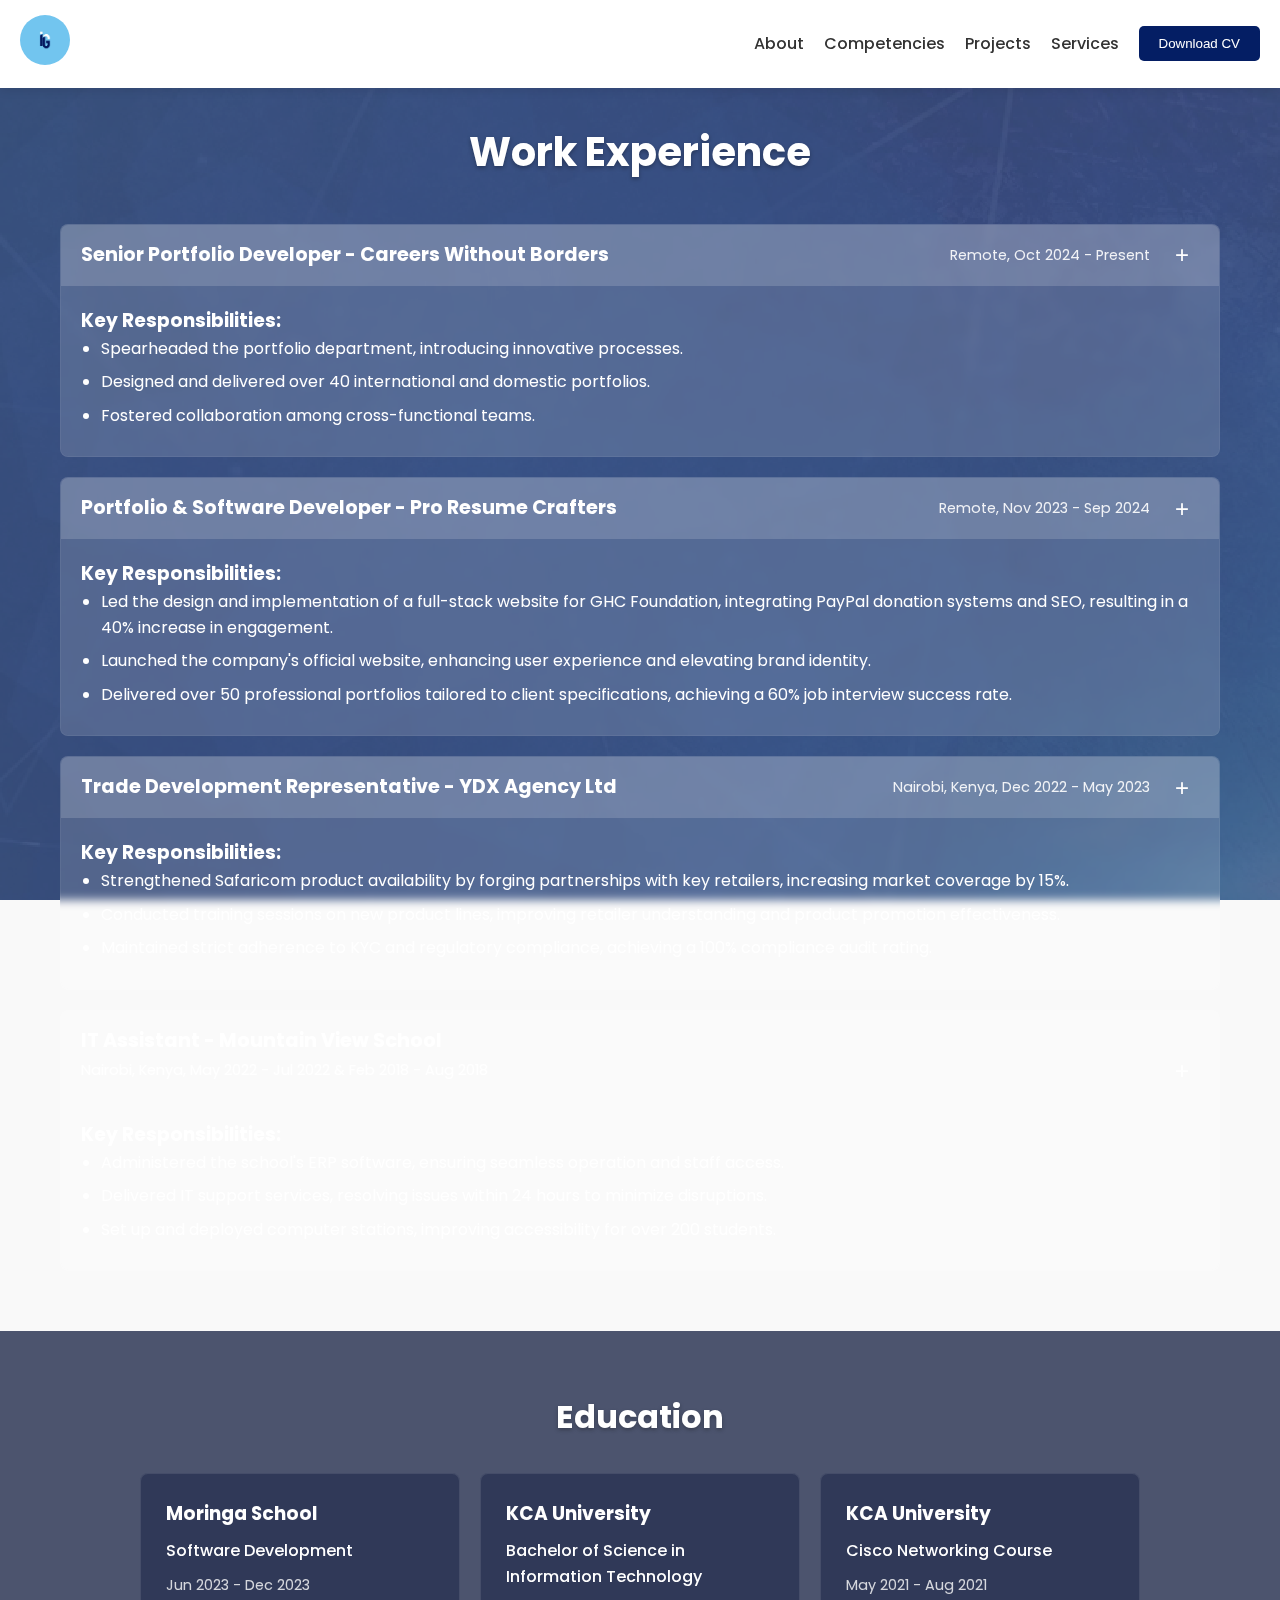
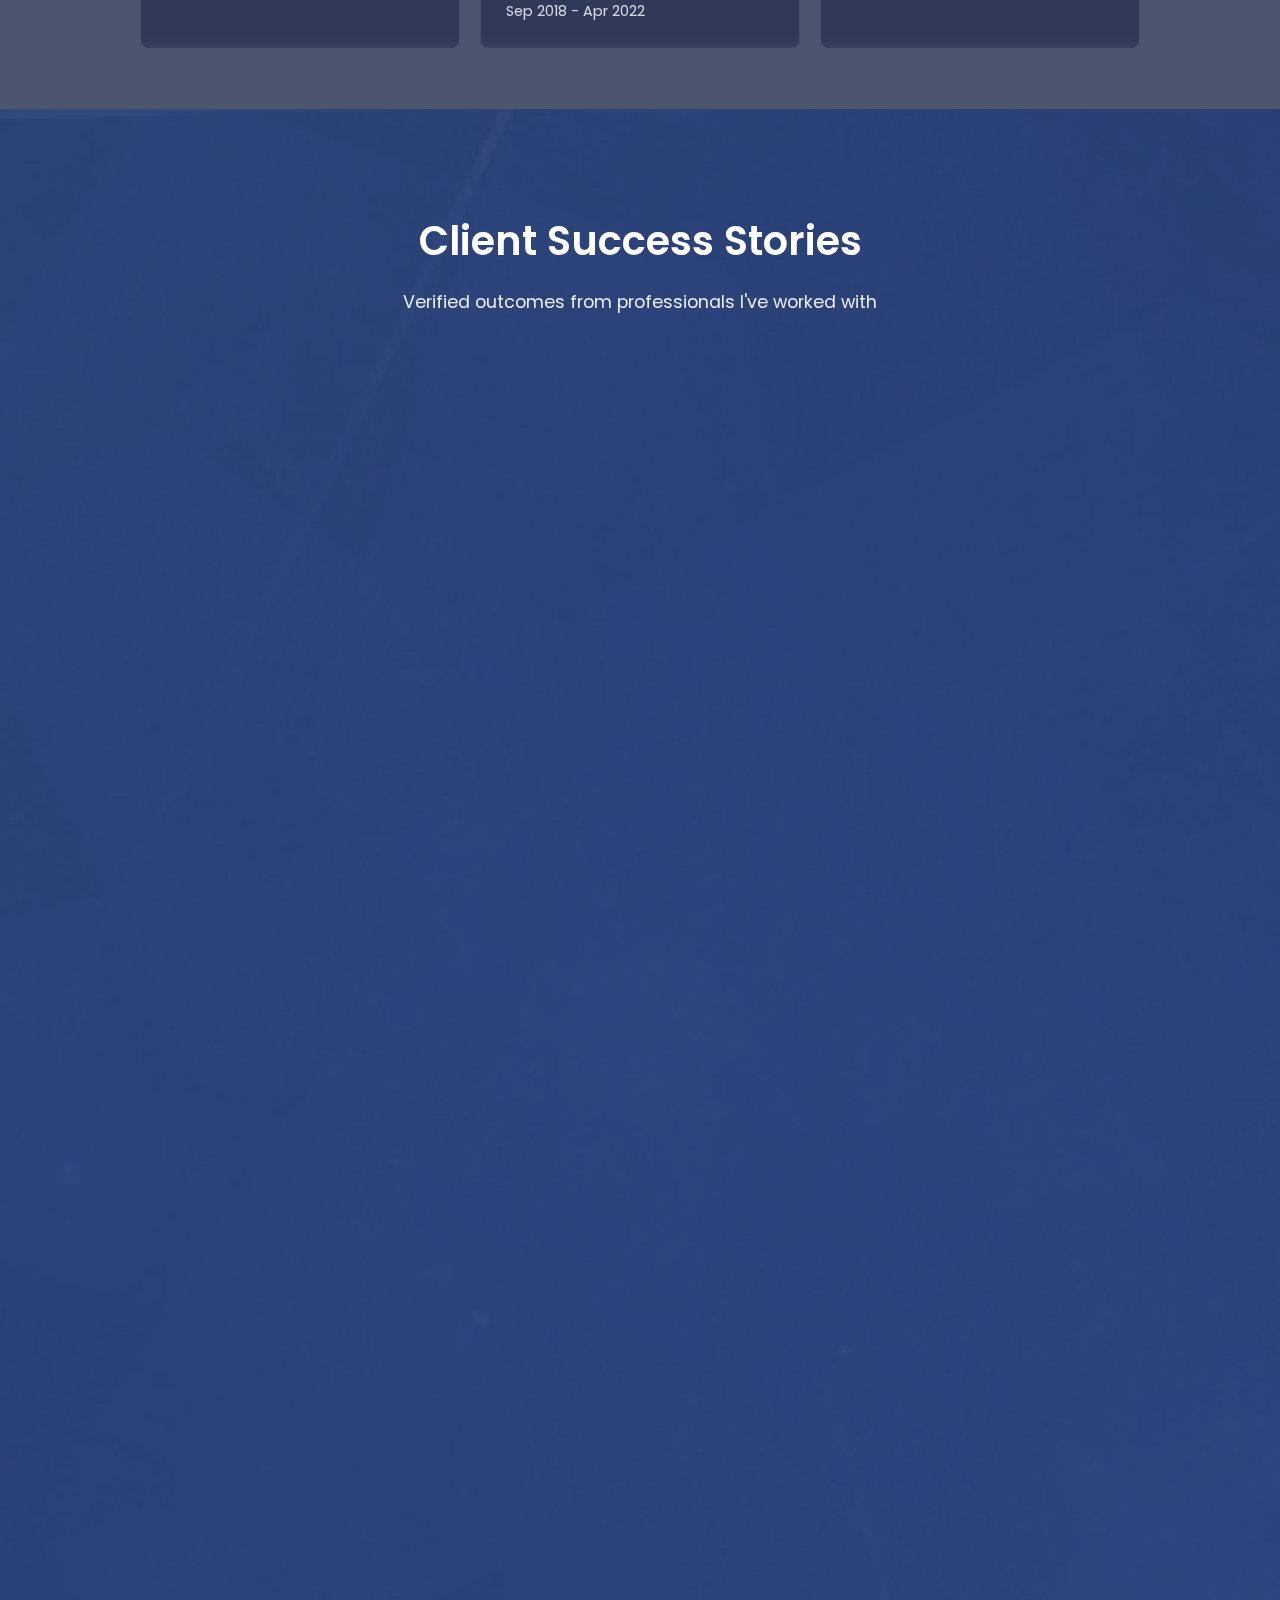
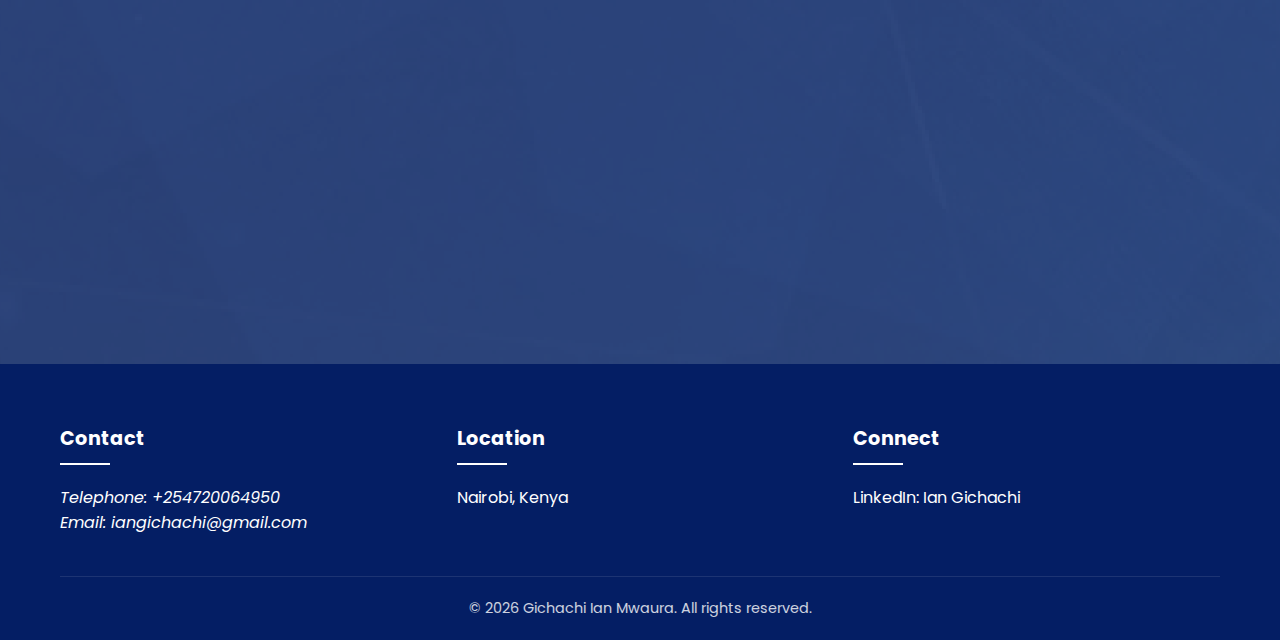
<file: about.html>
<!DOCTYPE html>
<html lang="en">
    <head>
        <meta charset="UTF-8">
        <meta name="viewport" content="width=device-width, initial-scale=1.0">
        <title>About Me | Software Developer Portfolio</title>
        <meta name="description" content="Professional background and experience of Ian Gichachi, Full-Stack Developer">
        <link rel="stylesheet" href="style.css">
        <link rel="stylesheet" href="about.css">
        <link rel="preconnect" href="https://fonts.googleapis.com">
        <link rel="preconnect" href="https://fonts.gstatic.com" crossorigin>
        <link href="https://fonts.googleapis.com/css2?family=Poppins:wght@300;400;500;600;700&display=swap" rel="stylesheet">
    </head>
    
<body>
    <!-- Video Background -->
    <video autoplay muted loop id="videoBG" aria-hidden="true">
        <source src="img/About video.mp4" type="video/mp4">
        Your browser does not support the video tag.
    </video>

    <!-- Consistent Header with Index Page -->
    <header aria-label="Main navigation">
        <nav class="navbar">
            <div class="logo">
                <a href="index.html">
                    <img src="img/Logo.jpg" alt="Ian Gichachi Logo" class="logo-img" width="50" height="50">
                </a>
            </div>
            <button class="menu-toggle" id="mobile-menu" aria-label="Toggle navigation menu" aria-expanded="false">
                <span class="bar"></span>
                <span class="bar"></span>
                <span class="bar"></span>
            </button>
            <ul class="nav-links">
                <li><a href="about" aria-current="page">About</a></li>
                <li><a href="competency">Competencies</a></li>
                <li><a href="project">Projects</a></li>
                <li><a href="services">Services</a></li>
                <li><button onclick="location.href='Ian%20Gichachi%20CV.docx%20(1).pdf'" type="button" class="download-btn">Download CV</button></li>
            </ul>
        </nav>
    </header>

    <main>
        <!-- Work Experience Section -->
        <section class="experience">
            <h1>Work Experience</h1>
            
            <!-- Senior Portfolio Developer -->
            <div class="job">
                <div class="job-header">
                    <h2>Senior Portfolio Developer - Careers Without Borders</h2>
                    <span class="job-period">Remote, Oct 2024 - Present</span>
                    <button class="expand-button" onclick="toggleDetails(this)">+</button>
                </div>
                <div class="job-details">
                    <h3>Key Responsibilities:</h3>
                    <ul>
                        <li>Spearheaded the portfolio department, introducing innovative processes.</li>
                        <li>Designed and delivered over 40 international and domestic portfolios.</li>
                        <li>Fostered collaboration among cross-functional teams.</li>
                    </ul>
                    <div class="more-responsibilities">
                        <h3>Additional Responsibilities:</h3>
                        <ul>
                            <li>Achieved high client satisfaction, with multiple clients securing their dream remote jobs and referencing new business opportunities, increasing service demand by 25%.</li>
                            <li>Enhanced team productivity by implementing workflow optimization strategies, leading to a 20% reduction in turnaround time for portfolio completion.</li>
                        </ul>
                    </div>
                </div>
            </div>
            
            <!-- Portfolio & Software Developer -->
            <div class="job">
                <div class="job-header">
                    <h2>Portfolio & Software Developer - Pro Resume Crafters</h2>
                    <span class="job-period">Remote, Nov 2023 - Sep 2024</span>
                    <button class="expand-button" onclick="toggleDetails(this)">+</button>
                </div>
                <div class="job-details">
                    <h3>Key Responsibilities:</h3>
                    <ul>
                        <li>Led the design and implementation of a full-stack website for GHC Foundation, integrating PayPal donation systems and SEO, resulting in a 40% increase in engagement.</li>
                        <li>Launched the company's official website, enhancing user experience and elevating brand identity.</li>
                        <li>Delivered over 50 professional portfolios tailored to client specifications, achieving a 60% job interview success rate.</li>
                    </ul>
                    <div class="more-responsibilities">
                        <h3>Additional Responsibilities:</h3>
                        <ul>
                            <li>Updated and secured websites to optimize performance and ensure data integrity, reducing downtime by 25%.</li>
                            <li>Conducted virtual consultations to identify client needs and transform them into actionable development plans.</li>
                        </ul>
                    </div>
                </div>
            </div>
            
            <!-- Trade Development Representative -->
            <div class="job">
                <div class="job-header">
                    <h2>Trade Development Representative - YDX Agency Ltd</h2>
                    <span class="job-period">Nairobi, Kenya, Dec 2022 - May 2023</span>
                    <button class="expand-button" onclick="toggleDetails(this)">+</button>
                </div>
                <div class="job-details">
                    <h3>Key Responsibilities:</h3>
                    <ul>
                        <li>Strengthened Safaricom product availability by forging partnerships with key retailers, increasing market coverage by 15%.</li>
                        <li>Conducted training sessions on new product lines, improving retailer understanding and product promotion effectiveness.</li>
                        <li>Maintained strict adherence to KYC and regulatory compliance, achieving a 100% compliance audit rating.</li>
                    </ul>
                    <div class="more-responsibilities">
                        <h3>Additional Responsibilities:</h3>
                        <ul>
                            <li>Provided technical and operational support to enhance retailer efficiency and reduce downtime.</li>
                            <li>Executed strategic marketing initiatives, boosting visibility and engagement in high-value trade zones.</li>
                        </ul>
                    </div>
                </div>
            </div>
            
            <!-- IT Assistant -->
            <div class="job">
                <div class="job-header">
                    <h2>IT Assistant - Mountain View School</h2>
                    <span class="job-period">Nairobi, Kenya, May 2022 - Jul 2022 & Feb 2018 - Aug 2018</span>
                    <button class="expand-button" onclick="toggleDetails(this)">+</button>
                </div>
                <div class="job-details">
                    <h3>Key Responsibilities:</h3>
                    <ul>
                        <li>Administered the school's ERP software, ensuring seamless operation and staff access.</li>
                        <li>Delivered IT support services, resolving issues within 24 hours to minimize disruptions.</li>
                        <li>Set up and deployed computer stations, improving accessibility for over 200 students.</li>
                    </ul>
                    <div class="more-responsibilities">
                        <h3>Additional Responsibilities:</h3>
                        <ul>
                            <li>Invigilated examinations, maintaining compliance with strict testing standards.</li>
                            <li>Enhanced curriculum development by integrating digital tools into teaching strategies.</li>
                        </ul>
                    </div>
                </div>
            </div>
        </section>

        <!-- Education Section -->
        <section class="education">
            <h2>Education</h2>
            
            <div class="education-grid">
                <div class="education-card">
                    <h3>Moringa School</h3>
                    <p class="degree">Software Development</p>
                    <p class="period">Jun 2023 - Dec 2023</p>
                </div>
                
                <div class="education-card">
                    <h3>KCA University</h3>
                    <p class="degree">Bachelor of Science in Information Technology</p>
                    <p class="period">Sep 2018 - Apr 2022</p>
                </div>
                
                <div class="education-card">
                    <h3>KCA University</h3>
                    <p class="degree">Cisco Networking Course</p>
                    <p class="period">May 2021 - Aug 2021</p>
                </div>
            </div>
        </section>
    </main>

    <!-- Full Testimonials Section -->
    <section id="testimonials" class="full-testimonials">
        <video autoplay muted loop id="testimonials-video" aria-hidden="true">
            <source src="img/About video.mp4" type="video/mp4">
        </video>
        <div class="container">
            <div class="section-header">
                <h2>Client Success Stories</h2>
                <p class="section-subtitle">Verified outcomes from professionals I've worked with</p>
            </div>
            
            <div class="testimonial-grid">
                <!-- LinkedIn Post Testimonial 1 -->
                <div class="testimonial-card linkedin-card">
                    <div class="testimonial-screenshot">
                        <img src="img/Testimonials 2.jpg" alt="LinkedIn testimonial screenshot">
                        <a href="https://www.linkedin.com/feed/update/urn:li:activity:7308381845509820416/" 
                        target="_blank" 
                        rel="noopener noreferrer"
                        class="verify-badge">
                            <svg xmlns="http://www.w3.org/2000/svg" viewBox="0 0 24 24" fill="#0a66c2">
                                <path d="M19 3H5c-1.1 0-2 .9-2 2v14c0 1.1.9 2 2 2h14c1.1 0 2-.9 2-2V5c0-1.1-.9-2-2-2zM8 19H5V8h3v11zM19 19h-3v-5.5c0-.8-.7-1.5-1.5-1.5S13 12.7 13 13.5V19h-3V8h3v1.5c.5-.8 1.5-1.3 2.5-1.3 1.9 0 3.5 1.6 3.5 3.5V19z"/>
                            </svg>
                            View Post
                        </a>
                    </div>
                </div>
        
                <!-- LinkedIn Post Testimonial 2 -->
                <div class="testimonial-card linkedin-card">
                    <div class="testimonial-screenshot">
                        <img src="img/Testimonials 1.jpg" alt="LinkedIn testimonial screenshot">
                        <a href="https://www.linkedin.com/feed/update/urn:li:activity:7186242043831033856/" 
                        target="_blank" 
                        rel="noopener noreferrer"
                        class="verify-badge">
                            <svg xmlns="http://www.w3.org/2000/svg" viewBox="0 0 24 24" fill="#0a66c2">
                                <path d="M19 3H5c-1.1 0-2 .9-2 2v14c0 1.1.9 2 2 2h14c1.1 0 2-.9 2-2V5c0-1.1-.9-2-2-2zM8 19H5V8h3v11zM19 19h-3v-5.5c0-.8-.7-1.5-1.5-1.5S13 12.7 13 13.5V19h-3V8h3v1.5c.5-.8 1.5-1.3 2.5-1.3 1.9 0 3.5 1.6 3.5 3.5V19z"/>
                            </svg>
                            View Post
                        </a>
                    </div>
                </div>

                <!-- LinkedIn Post Testimonial 3 -->
                <div class="testimonial-card linkedin-card">
                    <div class="testimonial-screenshot">
                        <img src="img/Testimonials 3.jpg" alt="LinkedIn testimonial screenshot">
                        <a href="https://www.linkedin.com/posts/brian-mwithi-resume-expert_testimonial-remote-workfromanywhere-activity-7310556158153441280-_uDp?utm_source=share&utm_medium=member_desktop&rcm=ACoAADvB5bgBZT98TagDLkumj_5FKa-V7jAFIiA" 
                        target="_blank" 
                        rel="noopener noreferrer"
                        class="verify-badge">
                            <svg xmlns="http://www.w3.org/2000/svg" viewBox="0 0 24 24" fill="#0a66c2">
                                <path d="M19 3H5c-1.1 0-2 .9-2 2v14c0 1.1.9 2 2 2h14c1.1 0 2-.9 2-2V5c0-1.1-.9-2-2-2zM8 19H5V8h3v11zM19 19h-3v-5.5c0-.8-.7-1.5-1.5-1.5S13 12.7 13 13.5V19h-3V8h3v1.5c.5-.8 1.5-1.3 2.5-1.3 1.9 0 3.5 1.6 3.5 3.5V19z"/>
                            </svg>
                            View Post
                        </a>
                    </div>
                </div>

                <!-- LinkedIn Post Testimonial 4 -->
                <div class="testimonial-card linkedin-card">
                    <div class="testimonial-screenshot">
                        <img src="img/Testimonials 4.jpg" alt="LinkedIn testimonial screenshot">
                        <a href="https://www.linkedin.com/posts/brian-mwithi-resume-expert_she-was-earning-1000-a-month-as-a-marketing-activity-7308019485758676993-H2-z?utm_source=share&utm_medium=member_desktop&rcm=ACoAADvB5bgBZT98TagDLkumj_5FKa-V7jAFIiA" 
                        target="_blank" 
                        rel="noopener noreferrer"
                        class="verify-badge">
                            <svg xmlns="http://www.w3.org/2000/svg" viewBox="0 0 24 24" fill="#0a66c2">
                                <path d="M19 3H5c-1.1 0-2 .9-2 2v14c0 1.1.9 2 2 2h14c1.1 0 2-.9 2-2V5c0-1.1-.9-2-2-2zM8 19H5V8h3v11zM19 19h-3v-5.5c0-.8-.7-1.5-1.5-1.5S13 12.7 13 13.5V19h-3V8h3v1.5c.5-.8 1.5-1.3 2.5-1.3 1.9 0 3.5 1.6 3.5 3.5V19z"/>
                            </svg>
                            View Post
                        </a>
                    </div>
                </div>

                <!-- LinkedIn Post Testimonial 5 -->
                <div class="testimonial-card linkedin-card">
                    <div class="testimonial-screenshot">
                        <img src="img/Testimonials 5.jpg" alt="LinkedIn testimonial screenshot">
                        <a href="https://www.linkedin.com/posts/brian-mwithi-resume-expert_landing-a-remote-job-isnt-luckits-strategy-activity-7303670752497573888-aDdr?utm_source=share&utm_medium=member_desktop&rcm=ACoAADvB5bgBZT98TagDLkumj_5FKa-V7jAFIiA" 
                        target="_blank" 
                        rel="noopener noreferrer"
                        class="verify-badge">
                            <svg xmlns="http://www.w3.org/2000/svg" viewBox="0 0 24 24" fill="#0a66c2">
                                <path d="M19 3H5c-1.1 0-2 .9-2 2v14c0 1.1.9 2 2 2h14c1.1 0 2-.9 2-2V5c0-1.1-.9-2-2-2zM8 19H5V8h3v11zM19 19h-3v-5.5c0-.8-.7-1.5-1.5-1.5S13 12.7 13 13.5V19h-3V8h3v1.5c.5-.8 1.5-1.3 2.5-1.3 1.9 0 3.5 1.6 3.5 3.5V19z"/>
                            </svg>
                            View Post
                        </a>
                    </div>
                </div>

                <!-- LinkedIn Post Testimonial 6 -->
                <div class="testimonial-card linkedin-card">
                    <div class="testimonial-screenshot">
                        <img src="img/Testimonials 6.jpg" alt="LinkedIn testimonial screenshot">
                        <a href="https://www.linkedin.com/posts/brian-mwithi-resume-expert_remote-workfromanywhere-remotwork-activity-7298597374162014209-YuO3?utm_source=share&utm_medium=member_desktop&rcm=ACoAADvB5bgBZT98TagDLkumj_5FKa-V7jAFIiA" 
                        target="_blank" 
                        rel="noopener noreferrer"
                        class="verify-badge">
                            <svg xmlns="http://www.w3.org/2000/svg" viewBox="0 0 24 24" fill="#0a66c2">
                                <path d="M19 3H5c-1.1 0-2 .9-2 2v14c0 1.1.9 2 2 2h14c1.1 0 2-.9 2-2V5c0-1.1-.9-2-2-2zM8 19H5V8h3v11zM19 19h-3v-5.5c0-.8-.7-1.5-1.5-1.5S13 12.7 13 13.5V19h-3V8h3v1.5c.5-.8 1.5-1.3 2.5-1.3 1.9 0 3.5 1.6 3.5 3.5V19z"/>
                            </svg>
                            View Post
                        </a>
                    </div>
                </div>

                <!-- LinkedIn Post Testimonial 7 -->
                <div class="testimonial-card linkedin-card">
                    <div class="testimonial-screenshot">
                        <img src="img/Testimonials 7.jpg" alt="LinkedIn testimonial screenshot">
                        <a href="https://www.linkedin.com/posts/brian-mwithi-resume-expert_i-dont-think-people-understand-how-critical-activity-7288450516714463234-cUL2?utm_source=share&utm_medium=member_desktop&rcm=ACoAADvB5bgBZT98TagDLkumj_5FKa-V7jAFIiA" 
                        target="_blank" 
                        rel="noopener noreferrer"
                        class="verify-badge">
                            <svg xmlns="http://www.w3.org/2000/svg" viewBox="0 0 24 24" fill="#0a66c2">
                                <path d="M19 3H5c-1.1 0-2 .9-2 2v14c0 1.1.9 2 2 2h14c1.1 0 2-.9 2-2V5c0-1.1-.9-2-2-2zM8 19H5V8h3v11zM19 19h-3v-5.5c0-.8-.7-1.5-1.5-1.5S13 12.7 13 13.5V19h-3V8h3v1.5c.5-.8 1.5-1.3 2.5-1.3 1.9 0 3.5 1.6 3.5 3.5V19z"/>
                            </svg>
                            View Post
                        </a>
                    </div>
                </div>

                <!-- LinkedIn Post Testimonial 8 -->
                <div class="testimonial-card linkedin-card">
                    <div class="testimonial-screenshot">
                        <img src="img/Testimonials 8.jpg" alt="LinkedIn testimonial screenshot">
                        <a href="https://www.linkedin.com/posts/brian-mwithi-resume-expert_remote-workfromhome-workfromanywhere-activity-7288088142123782145-bDp6?utm_source=share&utm_medium=member_desktop&rcm=ACoAADvB5bgBZT98TagDLkumj_5FKa-V7jAFIiA" 
                        target="_blank" 
                        rel="noopener noreferrer"
                        class="verify-badge">
                            <svg xmlns="http://www.w3.org/2000/svg" viewBox="0 0 24 24" fill="#0a66c2">
                                <path d="M19 3H5c-1.1 0-2 .9-2 2v14c0 1.1.9 2 2 2h14c1.1 0 2-.9 2-2V5c0-1.1-.9-2-2-2zM8 19H5V8h3v11zM19 19h-3v-5.5c0-.8-.7-1.5-1.5-1.5S13 12.7 13 13.5V19h-3V8h3v1.5c.5-.8 1.5-1.3 2.5-1.3 1.9 0 3.5 1.6 3.5 3.5V19z"/>
                            </svg>
                            View Post
                        </a>
                    </div>
                </div>

                <!-- LinkedIn Post Testimonial 9 -->
                <div class="testimonial-card linkedin-card">
                    <div class="testimonial-screenshot">
                        <img src="img/Testimonials 9.jpg" alt="LinkedIn testimonial screenshot">
                        <a href="https://www.linkedin.com/posts/brian-mwithi-resume-expert_remote-workfromhome-workfromanywhere-activity-7283739416928358400-fJLY?utm_source=share&utm_medium=member_desktop&rcm=ACoAADvB5bgBZT98TagDLkumj_5FKa-V7jAFIiA" 
                        target="_blank" 
                        rel="noopener noreferrer"
                        class="verify-badge">
                            <svg xmlns="http://www.w3.org/2000/svg" viewBox="0 0 24 24" fill="#0a66c2">
                                <path d="M19 3H5c-1.1 0-2 .9-2 2v14c0 1.1.9 2 2 2h14c1.1 0 2-.9 2-2V5c0-1.1-.9-2-2-2zM8 19H5V8h3v11zM19 19h-3v-5.5c0-.8-.7-1.5-1.5-1.5S13 12.7 13 13.5V19h-3V8h3v1.5c.5-.8 1.5-1.3 2.5-1.3 1.9 0 3.5 1.6 3.5 3.5V19z"/>
                            </svg>
                            View Post
                        </a>
                    </div>
                </div>

                <!-- LinkedIn Post Testimonial 10 -->
                <div class="testimonial-card linkedin-card">
                    <div class="testimonial-screenshot">
                        <img src="img/Testimonials 10.jpg" alt="LinkedIn testimonial screenshot">
                        <a href="https://www.linkedin.com/posts/brian-mwithi-resume-expert_testimmonial-remote-workfromanywhere-activity-7268134089604419584-h_L3?utm_source=share&utm_medium=member_desktop&rcm=ACoAADvB5bgBZT98TagDLkumj_5FKa-V7jAFIiA" 
                        target="_blank" 
                        rel="noopener noreferrer"
                        class="verify-badge">
                            <svg xmlns="http://www.w3.org/2000/svg" viewBox="0 0 24 24" fill="#0a66c2">
                                <path d="M19 3H5c-1.1 0-2 .9-2 2v14c0 1.1.9 2 2 2h14c1.1 0 2-.9 2-2V5c0-1.1-.9-2-2-2zM8 19H5V8h3v11zM19 19h-3v-5.5c0-.8-.7-1.5-1.5-1.5S13 12.7 13 13.5V19h-3V8h3v1.5c.5-.8 1.5-1.3 2.5-1.3 1.9 0 3.5 1.6 3.5 3.5V19z"/>
                            </svg>
                            View Post
                        </a>
                    </div>
                </div>
        
                <!-- Regular Testimonial 1 
                <div class="testimonial-card">
                    <div class="testimonial-screenshot">
                        <img src="img/testimonial1.jpg" alt="Client testimonial screenshot">
                    </div>
                </div> -->
        
                <!-- Regular Testimonial 2 
                <div class="testimonial-card">
                    <div class="testimonial-screenshot">
                        <img src="img/testimonial2.jpg" alt="Client testimonial screenshot">
                    </div>
                </div> -->

            </div>
        </div>
    </section>

    <!-- Footer -->
    <footer class="footer" aria-label="Contact information">
        <div class="container">
            <div class="footer-grid">
                <div class="footer-col">
                    <h3 class="footer-heading">Contact</h3>
                    <address>
                        <p>Telephone: <a href="tel:+254720064950">+254720064950</a></p>
                        <p>Email: <a href="mailto:iangichachi@gmail.com">iangichachi@gmail.com</a></p>
                    </address>
                </div>
                <div class="footer-col">
                    <h3 class="footer-heading">Location</h3>
                    <p>Nairobi, Kenya</p>
                </div>
                <div class="footer-col">
                    <h3 class="footer-heading">Connect</h3>
                    <p>LinkedIn: <a href="https://www.linkedin.com/in/ian-gichachi-b0890a23b/" target="_blank" rel="noopener noreferrer">Ian Gichachi</a></p>
                </div>
            </div>
            <div class="footer-bottom">
                <p class="copyright">&copy; <span id="current-year"></span> Gichachi Ian Mwaura. All rights reserved.</p>
            </div>
        </div>
    </footer>

    <!-- Back to Top Button -->
    <button id="back-to-top" aria-label="Back to top" title="Back to Top">
        &#8679;
    </button>

    <script src="script.js"></script>
</body>
</html>
</file>
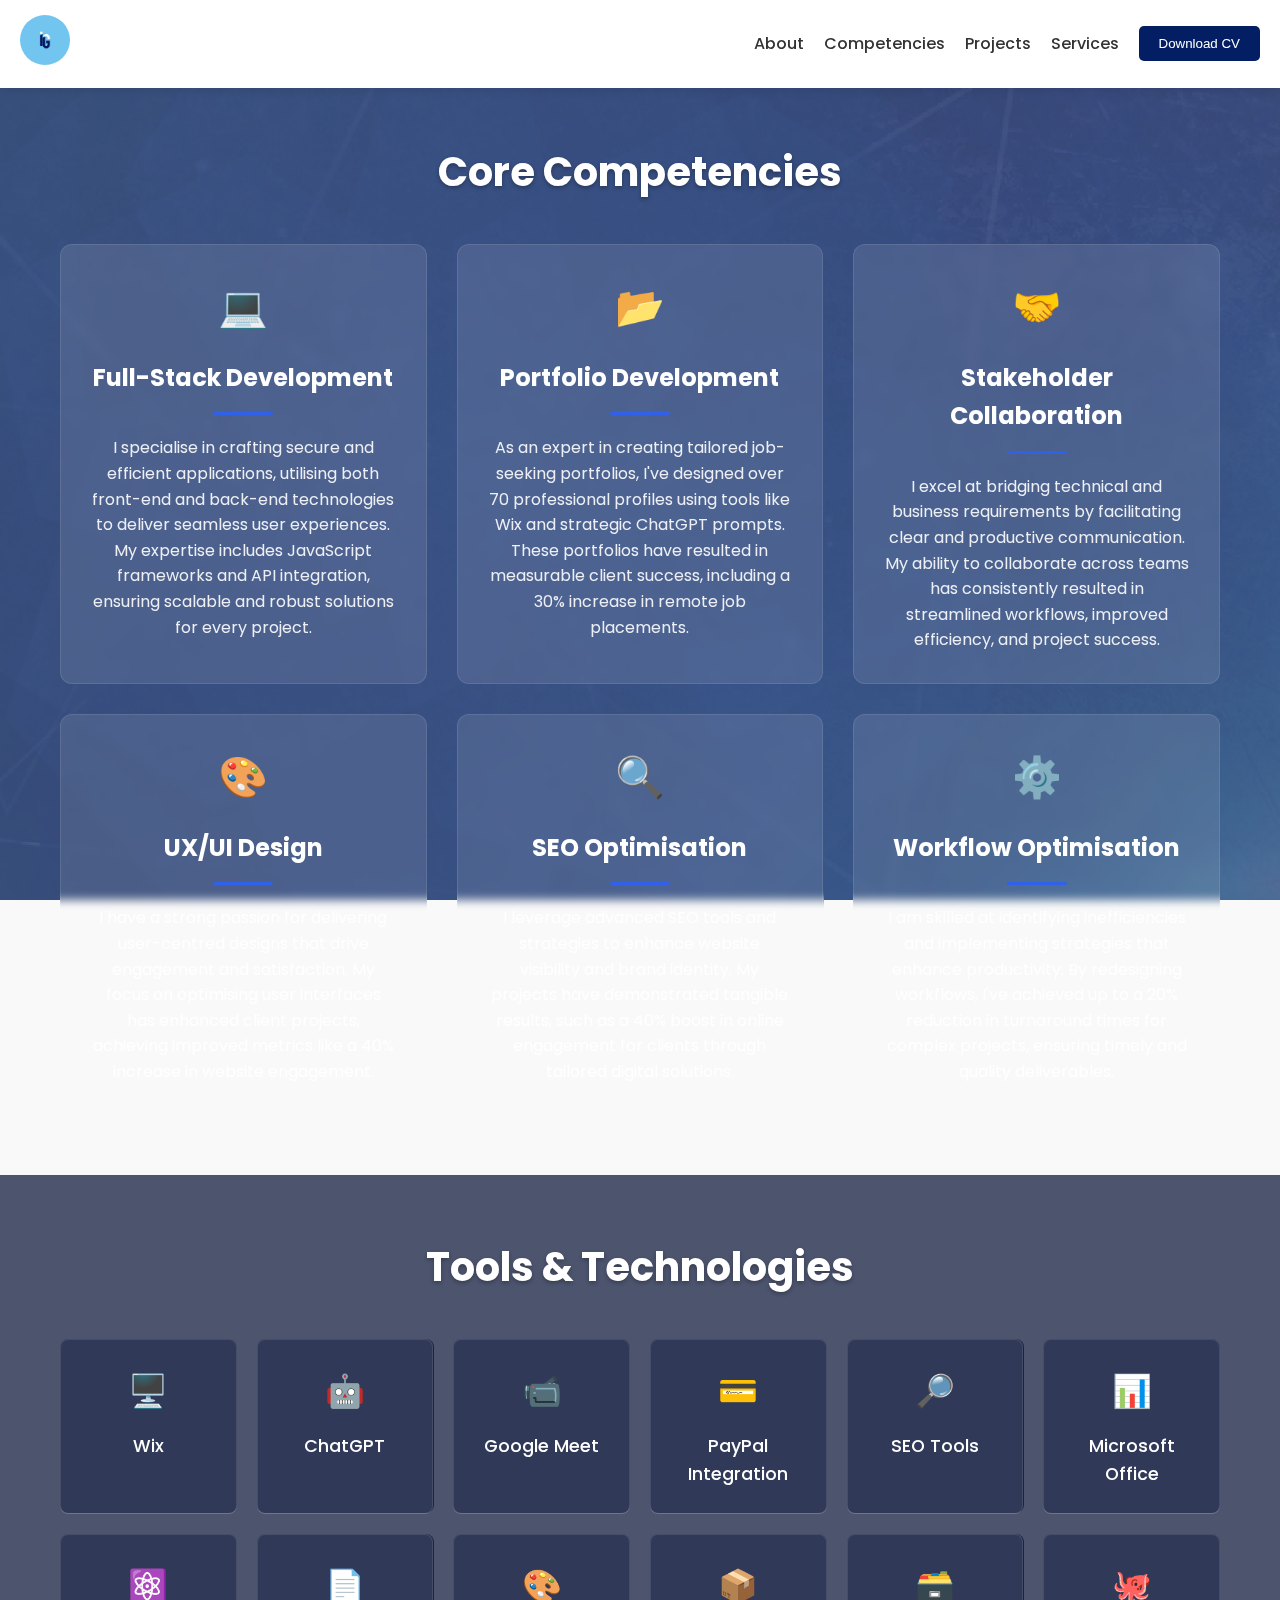
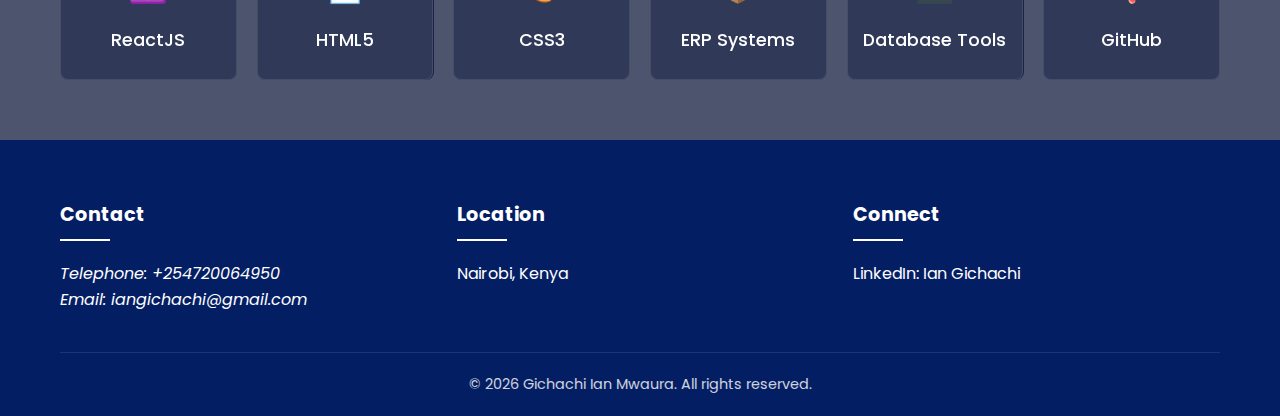
<file: competency.html>
<!DOCTYPE html>
<html lang="en">
<head>
    <meta charset="UTF-8">
    <meta name="viewport" content="width=device-width, initial-scale=1.0">
    <title>Professional Competencies | Software Developer Portfolio</title>
    <meta name="description" content="Technical and professional competencies of Ian Gichachi, Full-Stack Developer">
    <link rel="stylesheet" href="style.css">
    <link rel="stylesheet" href="competency.css">
    <link rel="preconnect" href="https://fonts.googleapis.com">
    <link rel="preconnect" href="https://fonts.gstatic.com" crossorigin>
    <link href="https://fonts.googleapis.com/css2?family=Poppins:wght@300;400;500;600;700&display=swap" rel="stylesheet">
</head>
<body>
    <!-- Video Background -->
    <video autoplay muted loop id="videoBG" aria-hidden="true">
        <source src="img/About video.mp4" type="video/mp4">
        Your browser does not support the video tag.
    </video>

    <!-- Consistent Header with Index Page -->
    <header aria-label="Main navigation">
        <nav class="navbar">
            <div class="logo">
                <a href="index.html">
                    <img src="img/Logo.jpg" alt="Ian Gichachi Logo" class="logo-img" width="50" height="50">
                </a>
            </div>
            <button class="menu-toggle" id="mobile-menu" aria-label="Toggle navigation menu" aria-expanded="false">
                <span class="bar"></span>
                <span class="bar"></span>
                <span class="bar"></span>
            </button>
            <ul class="nav-links">
                <li><a href="about">About</a></li>
                <li><a href="competency" aria-current="page">Competencies</a></li>
                <li><a href="project">Projects</a></li>
                <li><a href="services">Services</a></li>
                <li><button onclick="location.href='Ian%20Gichachi%20CV.docx%20(1).pdf'" type="button" class="download-btn">Download CV</button></li>
            </ul>
        </nav>
    </header>

    <main>
        <!-- Competencies Section -->
        <section class="competencies-section">
            <div class="container">
                <h1>Core Competencies</h1>
                <div class="competencies-grid">
                    <div class="competency-card">
                        <div class="card-icon">💻</div>
                        <h2>Full-Stack Development</h2>
                        <div class="card-divider"></div>
                        <p>I specialise in crafting secure and efficient applications, utilising both front-end and back-end technologies to deliver seamless user experiences. My expertise includes JavaScript frameworks and API integration, ensuring scalable and robust solutions for every project.</p>
                    </div>
                    
                    <div class="competency-card">
                        <div class="card-icon">📂</div>
                        <h2>Portfolio Development</h2>
                        <div class="card-divider"></div>
                        <p>As an expert in creating tailored job-seeking portfolios, I've designed over 70 professional profiles using tools like Wix and strategic ChatGPT prompts. These portfolios have resulted in measurable client success, including a 30% increase in remote job placements.</p>
                    </div>
                    
                    <div class="competency-card">
                        <div class="card-icon">🤝</div>
                        <h2>Stakeholder Collaboration</h2>
                        <div class="card-divider"></div>
                        <p>I excel at bridging technical and business requirements by facilitating clear and productive communication. My ability to collaborate across teams has consistently resulted in streamlined workflows, improved efficiency, and project success.</p>
                    </div>
                    
                    <div class="competency-card">
                        <div class="card-icon">🎨</div>
                        <h2>UX/UI Design</h2>
                        <div class="card-divider"></div>
                        <p>I have a strong passion for delivering user-centred designs that drive engagement and satisfaction. My focus on optimising user interfaces has enhanced client projects, achieving improved metrics like a 40% increase in website engagement.</p>
                    </div>
                    
                    <div class="competency-card">
                        <div class="card-icon">🔍</div>
                        <h2>SEO Optimisation</h2>
                        <div class="card-divider"></div>
                        <p>I leverage advanced SEO tools and strategies to enhance website visibility and brand identity. My projects have demonstrated tangible results, such as a 40% boost in online engagement for clients through tailored digital solutions.</p>
                    </div>
                    
                    <div class="competency-card">
                        <div class="card-icon">⚙️</div>
                        <h2>Workflow Optimisation</h2>
                        <div class="card-divider"></div>
                        <p>I am skilled at identifying inefficiencies and implementing strategies that enhance productivity. By redesigning workflows, I've achieved up to a 20% reduction in turnaround times for complex projects, ensuring timely and quality deliverables.</p>
                    </div>
                </div>
            </div>
        </section>

        <!-- Tools & Technologies Section -->
        <section class="tools-section">
            <div class="container">
                <h1>Tools & Technologies</h1>
                <div class="tools-grid">
                    <div class="tool-card">
                        <div class="tool-icon">🖥️</div>
                        <h3>Wix</h3>
                    </div>
                    <div class="tool-card">
                        <div class="tool-icon">🤖</div>
                        <h3>ChatGPT</h3>
                    </div>
                    <div class="tool-card">
                        <div class="tool-icon">📹</div>
                        <h3>Google Meet</h3>
                    </div>
                    <div class="tool-card">
                        <div class="tool-icon">💳</div>
                        <h3>PayPal Integration</h3>
                    </div>
                    <div class="tool-card">
                        <div class="tool-icon">🔎</div>
                        <h3>SEO Tools</h3>
                    </div>
                    <div class="tool-card">
                        <div class="tool-icon">📊</div>
                        <h3>Microsoft Office</h3>
                    </div>
                    <div class="tool-card">
                        <div class="tool-icon">⚛️</div>
                        <h3>ReactJS</h3>
                    </div>
                    <div class="tool-card">
                        <div class="tool-icon">📄</div>
                        <h3>HTML5</h3>
                    </div>
                    <div class="tool-card">
                        <div class="tool-icon">🎨</div>
                        <h3>CSS3</h3>
                    </div>
                    <div class="tool-card">
                        <div class="tool-icon">📦</div>
                        <h3>ERP Systems</h3>
                    </div>
                    <div class="tool-card">
                        <div class="tool-icon">🗃️</div>
                        <h3>Database Tools</h3>
                    </div>
                    <div class="tool-card">
                        <div class="tool-icon">🐙</div>
                        <h3>GitHub</h3>
                    </div>
                </div>
            </div>
        </section>
    </main>

    <!-- Footer -->
    <footer class="footer" aria-label="Contact information">
        <div class="container">
            <div class="footer-grid">
                <div class="footer-col">
                    <h3 class="footer-heading">Contact</h3>
                    <address>
                        <p>Telephone: <a href="tel:+254720064950">+254720064950</a></p>
                        <p>Email: <a href="mailto:iangichachi@gmail.com">iangichachi@gmail.com</a></p>
                    </address>
                </div>
                <div class="footer-col">
                    <h3 class="footer-heading">Location</h3>
                    <p>Nairobi, Kenya</p>
                </div>
                <div class="footer-col">
                    <h3 class="footer-heading">Connect</h3>
                    <p>LinkedIn: <a href="https://www.linkedin.com/in/ian-gichachi-b0890a23b/" target="_blank" rel="noopener noreferrer">Ian Gichachi</a></p>
                </div>
            </div>
            <div class="footer-bottom">
                <p class="copyright">&copy; <span id="current-year"></span> Gichachi Ian Mwaura. All rights reserved.</p>
            </div>
        </div>
    </footer>

    <!-- Back to Top Button -->
    <button id="back-to-top" aria-label="Back to top" title="Back to Top">
        &#8679;
    </button>

    <script src="script.js"></script>
</body>
</html>
</file>
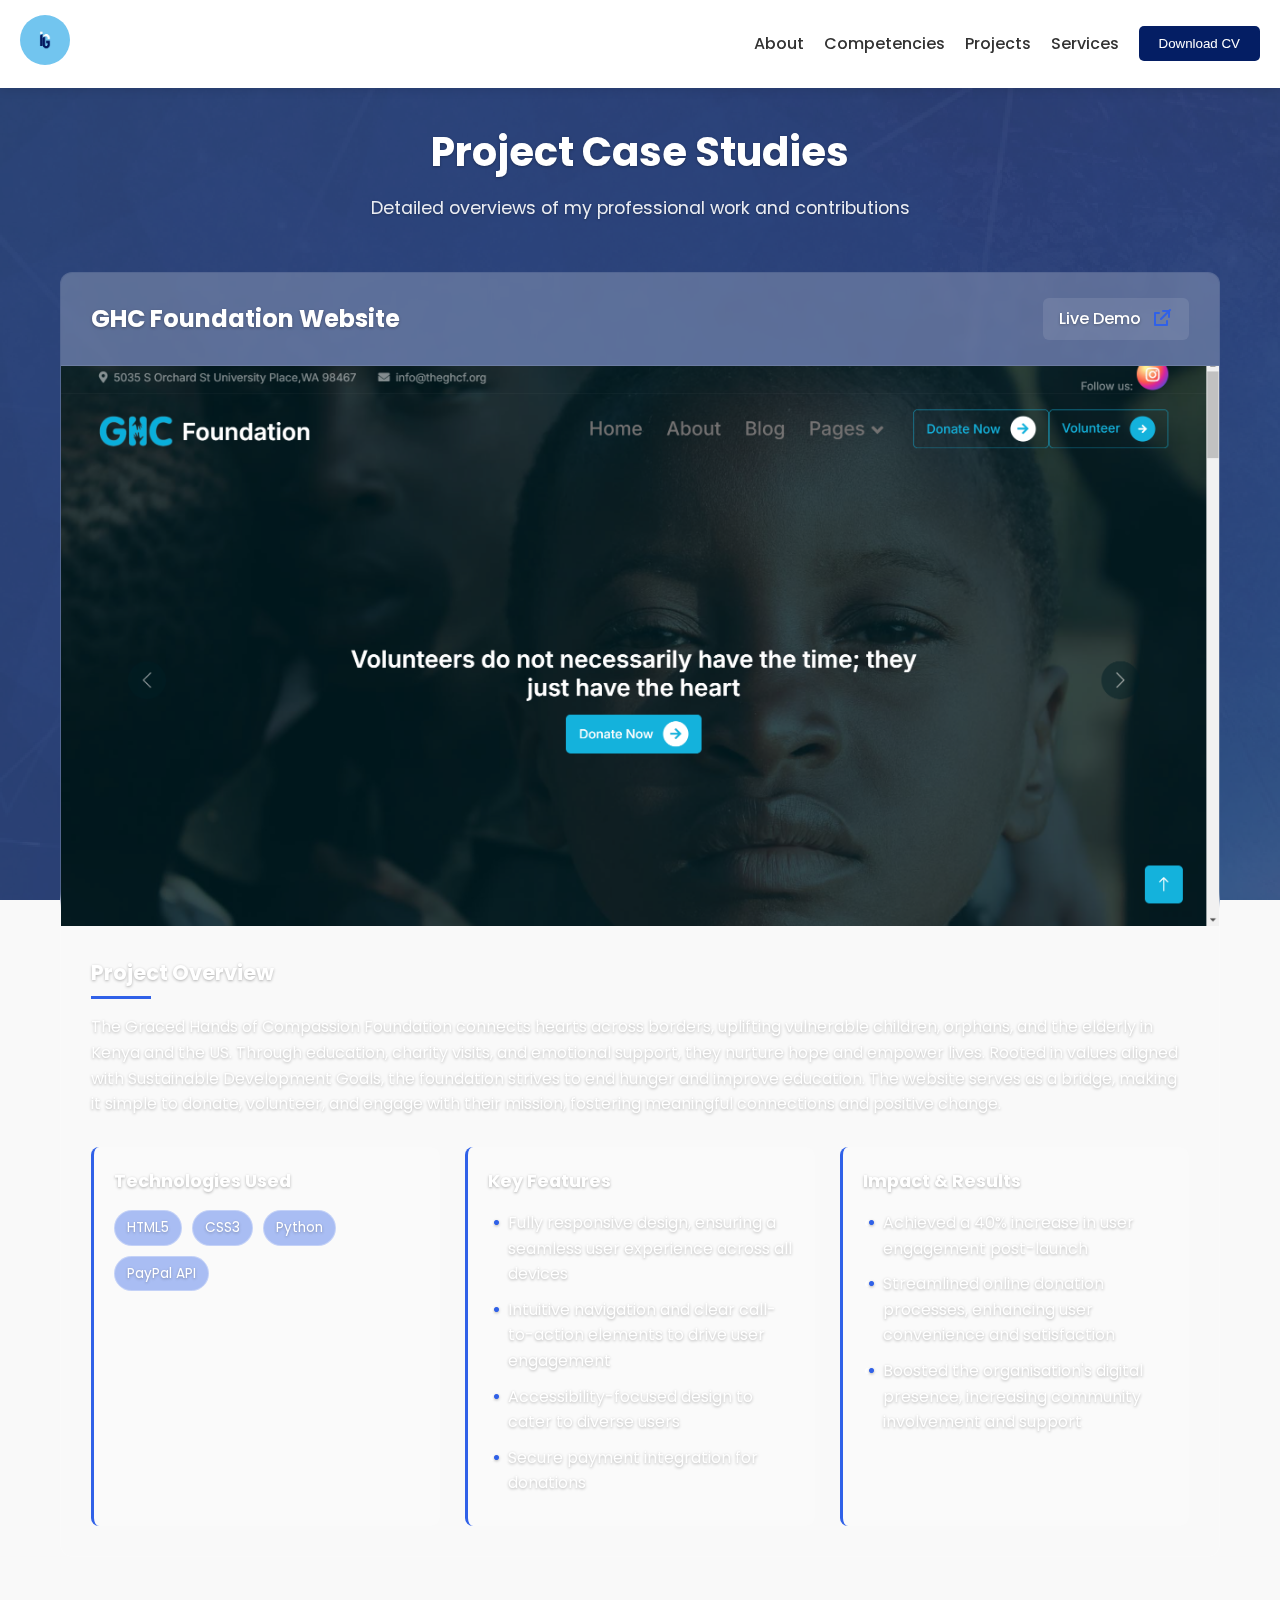
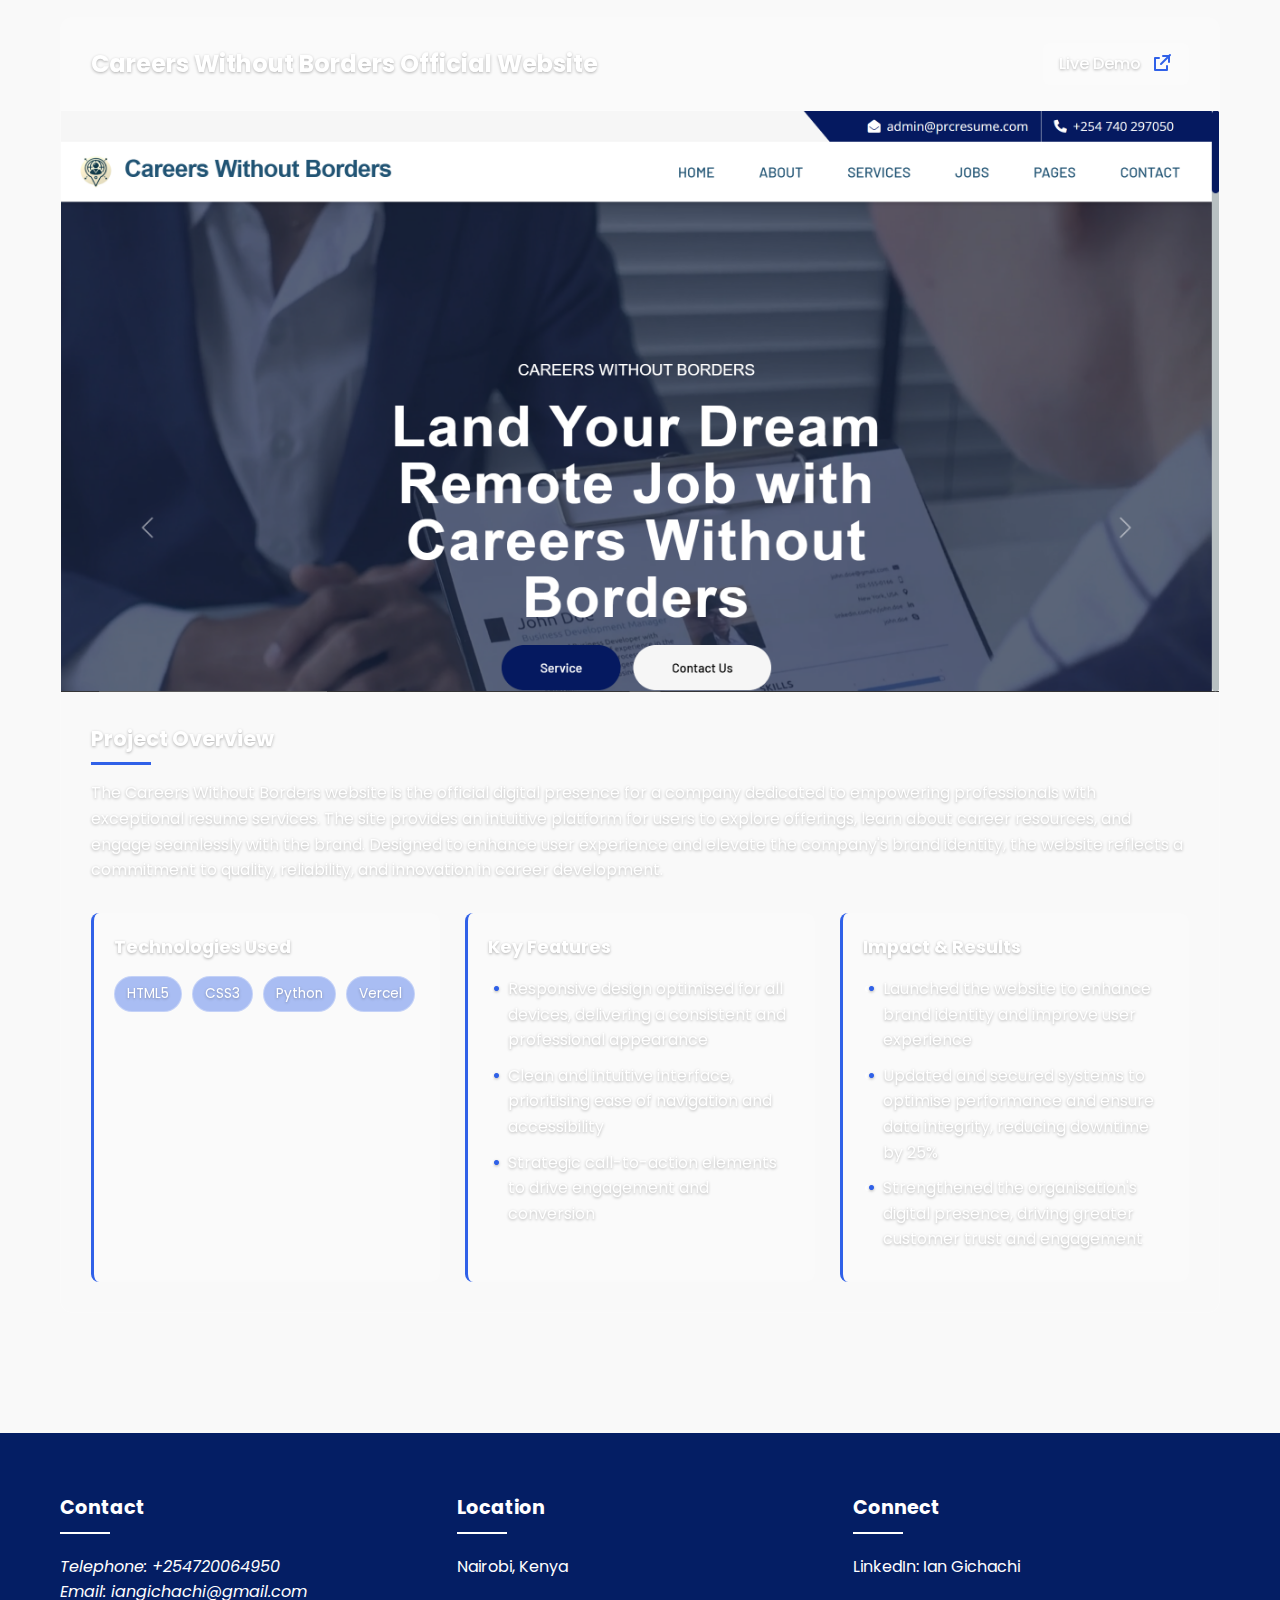
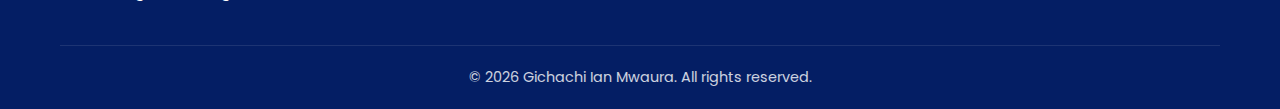
<file: project.html>
<!DOCTYPE html>
<html lang="en">
<head>
    <meta charset="UTF-8">
    <meta name="viewport" content="width=device-width, initial-scale=1.0">
    <title>Projects | Software Developer Portfolio</title>
    <meta name="description" content="Professional projects portfolio of Ian Gichachi, showcasing full-stack development work and case studies">
    <link rel="stylesheet" href="style.css">
    <link rel="stylesheet" href="project.css">
    <link rel="preconnect" href="https://fonts.googleapis.com">
    <link rel="preconnect" href="https://fonts.gstatic.com" crossorigin>
    <link href="https://fonts.googleapis.com/css2?family=Poppins:wght@300;400;500;600;700&display=swap" rel="stylesheet">
</head>
<body>
    <!-- Video Background -->
    <video autoplay muted loop id="videoBG" aria-hidden="true">
        <source src="img/About video.mp4" type="video/mp4">
        Your browser does not support the video tag.
    </video>

    <!-- Consistent Header with Index Page -->
    <header aria-label="Main navigation">
        <nav class="navbar">
            <div class="logo">
                <a href="index.html">
                    <img src="img/Logo.jpg" alt="Ian Gichachi Logo" class="logo-img" width="50" height="50">
                </a>
            </div>
            <button class="menu-toggle" id="mobile-menu" aria-label="Toggle navigation menu" aria-expanded="false">
                <span class="bar"></span>
                <span class="bar"></span>
                <span class="bar"></span>
            </button>
            <ul class="nav-links">
                <li><a href="about">About</a></li>
                <li><a href="competency">Competencies</a></li>
                <li><a href="project" aria-current="page">Projects</a></li>
                <li><a href="services">Services</a></li>
                <li><button onclick="location.href='Ian%20Gichachi%20CV.docx%20(1).pdf'" type="button" class="download-btn">Download CV</button></li>
            </ul>
        </nav>
    </header>

    <main>
        <!-- Projects Section -->
        <section class="projects-section">
            <div class="container">
                <h1 class="section-title">Project Case Studies</h1>
                <p class="section-subtitle">Detailed overviews of my professional work and contributions</p>
                
                <!-- Project 1 -->
                <article class="project-card">
                    <div class="project-header">
                        <h2 class="project-title">GHC Foundation Website</h2>
                        <a href="https://www.theghcf.org/" target="_blank" class="project-link" rel="noopener noreferrer">
                            <span>Live Demo</span>
                            <svg width="24" height="24" viewBox="0 0 24 24" fill="none" xmlns="http://www.w3.org/2000/svg">
                                <path d="M10 6H6V18H18V14" stroke="currentColor" stroke-width="2" stroke-linecap="round" stroke-linejoin="round"/>
                                <path d="M14 4H20V10" stroke="currentColor" stroke-width="2" stroke-linecap="round" stroke-linejoin="round"/>
                                <path d="M21 3L12 12" stroke="currentColor" stroke-width="2" stroke-linecap="round" stroke-linejoin="round"/>
                            </svg>
                        </a>
                    </div>
                    
                    <div class="project-image-container">
                        <img src="img/GHC Foundation.png" alt="GHC Foundation Website Screenshot" class="project-image" loading="lazy">
                    </div>
                    
                    <div class="project-content">
                        <div class="project-overview">
                            <h3 class="content-title">Project Overview</h3>
                            <p>The Graced Hands of Compassion Foundation connects hearts across borders, uplifting vulnerable children, orphans, and the elderly in Kenya and the US. Through education, charity visits, and emotional support, they nurture hope and empower lives. Rooted in values aligned with Sustainable Development Goals, the foundation strives to end hunger and improve education. The website serves as a bridge, making it simple to donate, volunteer, and engage with their mission, fostering meaningful connections and positive change.</p>
                        </div>
                        
                        <div class="project-details">
                            <div class="detail-card">
                                <h3 class="detail-title">Technologies Used</h3>
                                <ul class="tech-list">
                                    <li><span class="tech-pill">HTML5</span></li>
                                    <li><span class="tech-pill">CSS3</span></li>
                                    <li><span class="tech-pill">Python</span></li>
                                    <li><span class="tech-pill">PayPal API</span></li>
                                </ul>
                            </div>
                            
                            <div class="detail-card">
                                <h3 class="detail-title">Key Features</h3>
                                <ul class="feature-list">
                                    <li>Fully responsive design, ensuring a seamless user experience across all devices</li>
                                    <li>Intuitive navigation and clear call-to-action elements to drive user engagement</li>
                                    <li>Accessibility-focused design to cater to diverse users</li>
                                    <li>Secure payment integration for donations</li>
                                </ul>
                            </div>
                            
                            <div class="detail-card">
                                <h3 class="detail-title">Impact & Results</h3>
                                <ul class="impact-list">
                                    <li>Achieved a 40% increase in user engagement post-launch</li>
                                    <li>Streamlined online donation processes, enhancing user convenience and satisfaction</li>
                                    <li>Boosted the organisation's digital presence, increasing community involvement and support</li>
                                </ul>
                            </div>
                        </div>
                    </div>
                </article>
                
                <!-- Project 2 -->
                <article class="project-card">
                    <div class="project-header">
                        <h2 class="project-title">Careers Without Borders Official Website</h2>
                        <a href="https://www.prcresume.com/home" target="_blank" class="project-link" rel="noopener noreferrer">
                            <span>Live Demo</span>
                            <svg width="24" height="24" viewBox="0 0 24 24" fill="none" xmlns="http://www.w3.org/2000/svg">
                                <path d="M10 6H6V18H18V14" stroke="currentColor" stroke-width="2" stroke-linecap="round" stroke-linejoin="round"/>
                                <path d="M14 4H20V10" stroke="currentColor" stroke-width="2" stroke-linecap="round" stroke-linejoin="round"/>
                                <path d="M21 3L12 12" stroke="currentColor" stroke-width="2" stroke-linecap="round" stroke-linejoin="round"/>
                            </svg>
                        </a>
                    </div>
                    
                    <div class="project-image-container">
                        <img src="img/Careers Without Borders.png" alt="Careers Without Borders Website Screenshot" class="project-image" loading="lazy">
                    </div>
                    
                    <div class="project-content">
                        <div class="project-overview">
                            <h3 class="content-title">Project Overview</h3>
                            <p>The Careers Without Borders website is the official digital presence for a company dedicated to empowering professionals with exceptional resume services. The site provides an intuitive platform for users to explore offerings, learn about career resources, and engage seamlessly with the brand. Designed to enhance user experience and elevate the company's brand identity, the website reflects a commitment to quality, reliability, and innovation in career development.</p>
                        </div>
                        
                        <div class="project-details">
                            <div class="detail-card">
                                <h3 class="detail-title">Technologies Used</h3>
                                <ul class="tech-list">
                                    <li><span class="tech-pill">HTML5</span></li>
                                    <li><span class="tech-pill">CSS3</span></li>
                                    <li><span class="tech-pill">Python</span></li>
                                    <li><span class="tech-pill">Vercel</span></li>
                                </ul>
                            </div>
                            
                            <div class="detail-card">
                                <h3 class="detail-title">Key Features</h3>
                                <ul class="feature-list">
                                    <li>Responsive design optimised for all devices, delivering a consistent and professional appearance</li>
                                    <li>Clean and intuitive interface, prioritising ease of navigation and accessibility</li>
                                    <li>Strategic call-to-action elements to drive engagement and conversion</li>
                                </ul>
                            </div>
                            
                            <div class="detail-card">
                                <h3 class="detail-title">Impact & Results</h3>
                                <ul class="impact-list">
                                    <li>Launched the website to enhance brand identity and improve user experience</li>
                                    <li>Updated and secured systems to optimise performance and ensure data integrity, reducing downtime by 25%</li>
                                    <li>Strengthened the organisation's digital presence, driving greater customer trust and engagement</li>
                                </ul>
                            </div>
                        </div>
                    </div>
                </article>
            </div>
        </section>
    </main>

    <!-- Consistent Footer with Index Page -->
    <footer class="footer" aria-label="Contact information">
        <div class="container">
            <div class="footer-grid">
                <div class="footer-col">
                    <h3 class="footer-heading">Contact</h3>
                    <address>
                        <p>Telephone: <a href="tel:+254720064950">+254720064950</a></p>
                        <p>Email: <a href="mailto:iangichachi@gmail.com">iangichachi@gmail.com</a></p>
                    </address>
                </div>
                <div class="footer-col">
                    <h3 class="footer-heading">Location</h3>
                    <p>Nairobi, Kenya</p>
                </div>
                <div class="footer-col">
                    <h3 class="footer-heading">Connect</h3>
                    <p>LinkedIn: <a href="https://www.linkedin.com/in/ian-gichachi-b0890a23b/" target="_blank" rel="noopener noreferrer">Ian Gichachi</a></p>
                </div>
            </div>
            <div class="footer-bottom">
                <p class="copyright">&copy; <span id="current-year"></span> Gichachi Ian Mwaura. All rights reserved.</p>
            </div>
        </div>
    </footer>

    <!-- Back to Top Button -->
    <button id="back-to-top" aria-label="Back to top" title="Back to Top">
        &#8679;
    </button>

    <script src="script.js"></script>
</body>
</html>
</file>
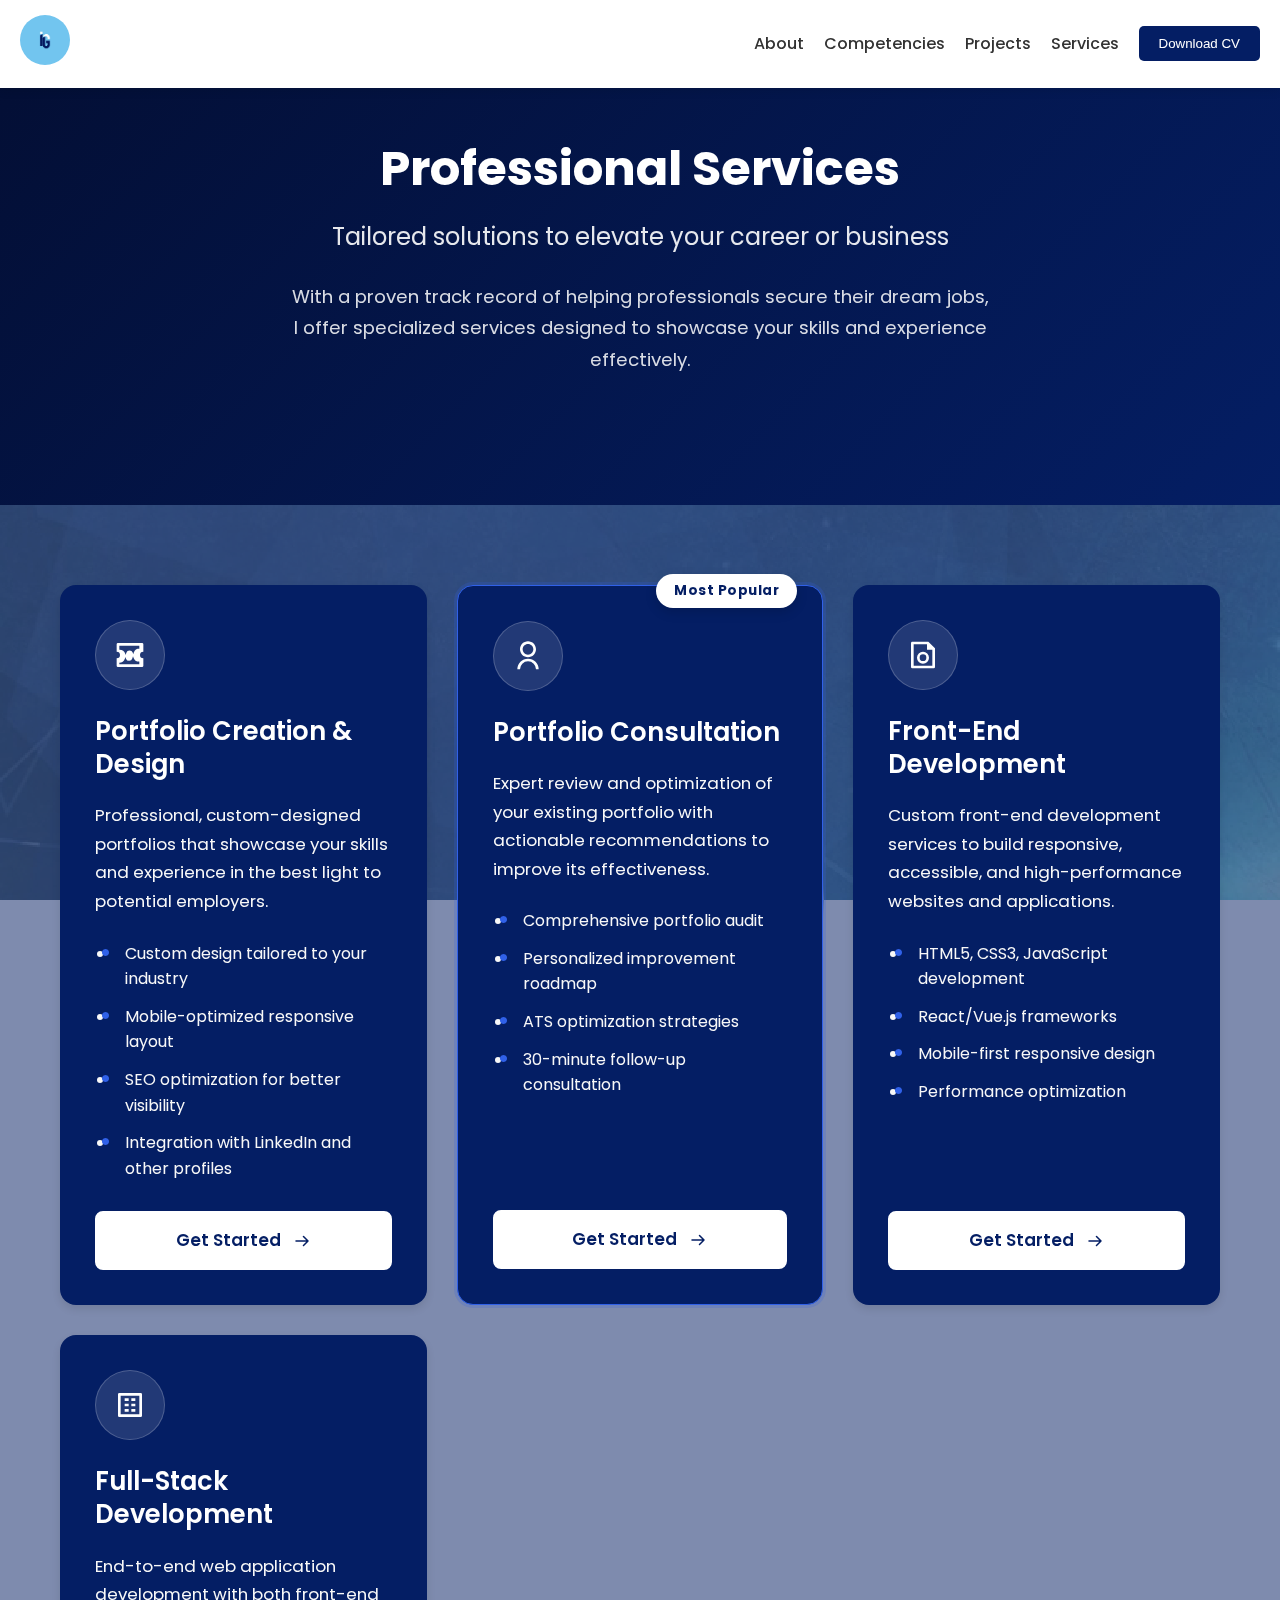
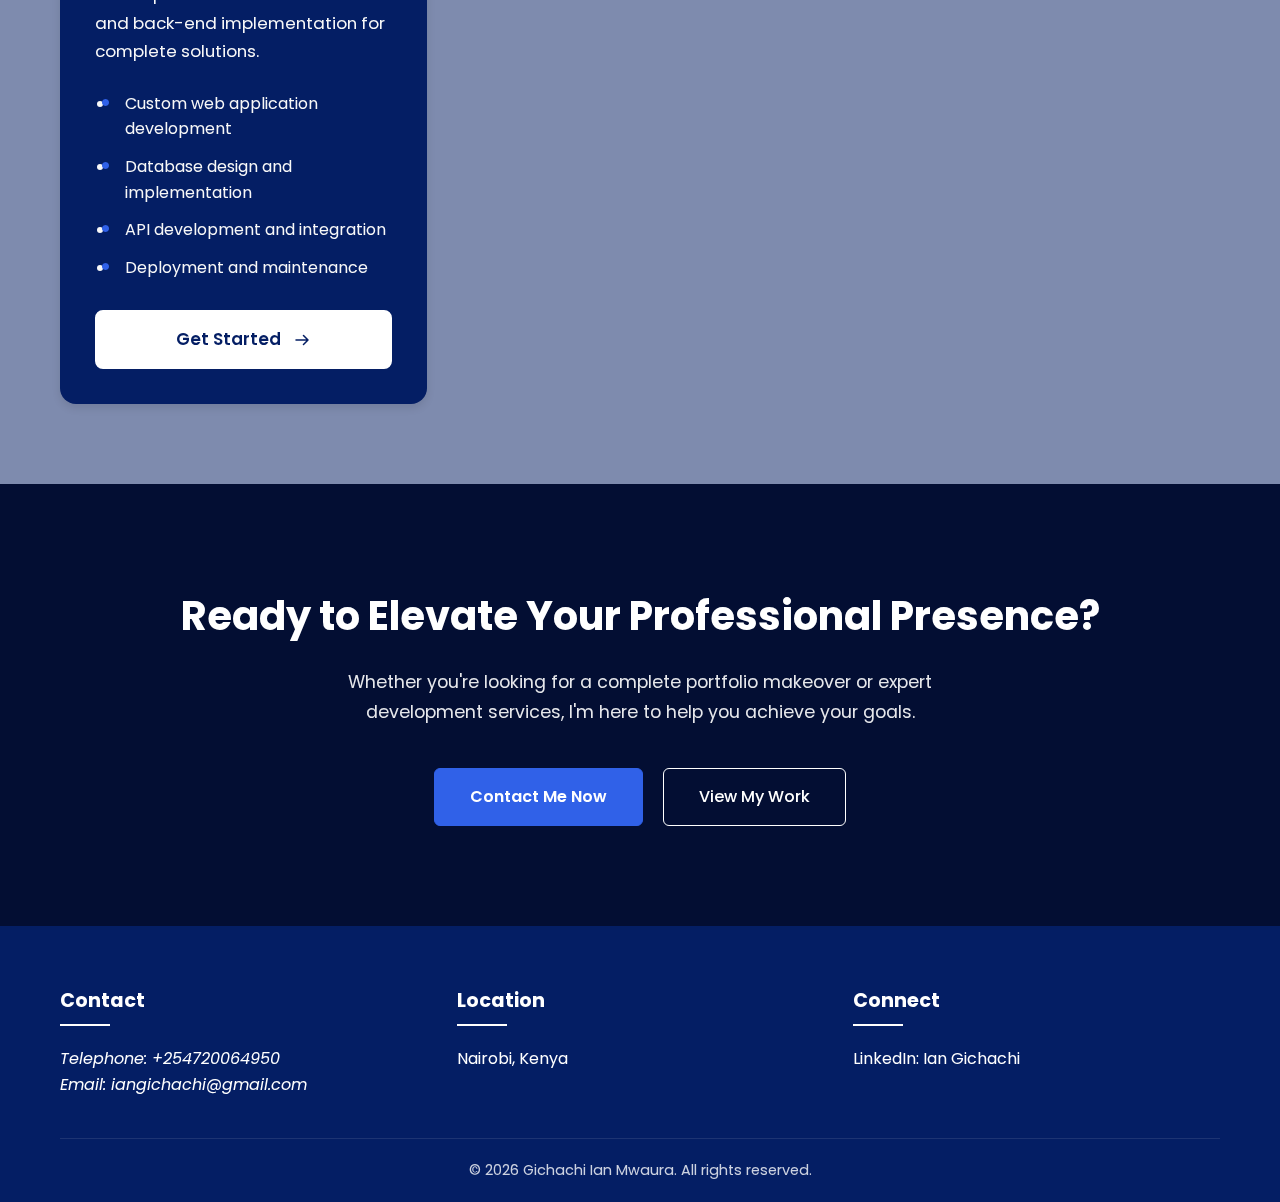
<file: services.html>
<!DOCTYPE html>
<html lang="en">
<head>
    <meta charset="UTF-8">
    <meta name="viewport" content="width=device-width, initial-scale=1.0">
    <title>Professional Services | Ian Gichachi Portfolio</title>
    <meta name="description" content="Professional services offered by Ian Gichachi including portfolio creation, consulting, and full-stack development">
    <link rel="stylesheet" href="style.css">
    <link rel="stylesheet" href="services.css">
    <link rel="preconnect" href="https://fonts.googleapis.com">
    <link rel="preconnect" href="https://fonts.gstatic.com" crossorigin>
    <link href="https://fonts.googleapis.com/css2?family=Poppins:wght@300;400;500;600;700&display=swap" rel="stylesheet">
</head>
<body>
    <!-- Video Background -->
    <video autoplay muted loop id="videoBG" aria-hidden="true">
        <source src="img/About video.mp4" type="video/mp4">
        Your browser does not support the video tag.
    </video>

    <!-- Consistent Header -->
    <header aria-label="Main navigation">
        <nav class="navbar">
            <div class="logo">
                <a href="index.html">
                    <img src="img/Logo.jpg" alt="Ian Gichachi Logo" class="logo-img" width="50" height="50">
                </a>
            </div>
            <button class="menu-toggle" id="mobile-menu" aria-label="Toggle navigation menu" aria-expanded="false">
                <span class="bar"></span>
                <span class="bar"></span>
                <span class="bar"></span>
            </button>
            <ul class="nav-links">
                <li><a href="about">About</a></li>
                <li><a href="competency">Competencies</a></li>
                <li><a href="project">Projects</a></li>
                <li><a href="services" aria-current="page">Services</a></li>
                <li><button onclick="location.href='Ian%20Gichachi%20CV.docx%20(1).pdf'" type="button" class="download-btn">Download CV</button></li>
            </ul>
        </nav>
    </header>

    <main>
        <!-- Services Hero Section -->
        <section class="services-hero" aria-labelledby="services-heading">
            <div class="container">
                <div class="hero-content">
                    <h1 id="services-heading">Professional Services</h1>
                    <p class="subtitle">Tailored solutions to elevate your career or business</p>
                    <p class="hero-description">With a proven track record of helping professionals secure their dream jobs, I offer specialized services designed to showcase your skills and experience effectively.</p>
                </div>
            </div>
        </section>

        <!-- Services Grid -->
        <section class="services-grid-section" aria-labelledby="services-grid-heading">
            <div class="container">
                <h2 id="services-grid-heading" class="visually-hidden">Service Offerings</h2>
                
                <div class="services-grid">
                    <!-- Service 1 -->
                    <div class="service-card">
                        <div class="service-icon">
                            <svg xmlns="http://www.w3.org/2000/svg" viewBox="0 0 24 24" fill="currentColor">
                                <path d="M21.008 3a1 1 0 0 1 1 1v5.5a2.5 2.5 0 0 0 0 5V20a1 1 0 0 1-1 1H2.992a1 1 0 0 1-1-1v-5.5a2.5 2.5 0 0 0 0-5V4a1 1 0 0 1 1-1h18.016ZM19 5H4v2.968l.154.013a4.5 4.5 0 0 1 4.285 3.135l.303.812.53-1.61a2.5 2.5 0 0 1 4.74-.123l.401 1.203.44-1.323a4.5 4.5 0 0 1 4.265-2.993L19 7.97V5Zm0 14v-2.03l-.154-.013a4.5 4.5 0 0 1-4.285-3.135l-.303-.812-.53 1.61a2.5 2.5 0 0 1-4.74.123l-.401-1.203-.44 1.323a4.5 4.5 0 0 1-4.265 2.993L4 16.03V19h15Z"/>
                            </svg>
                        </div>
                        <h3>Portfolio Creation & Design</h3>
                        <div class="service-details">
                            <p>Professional, custom-designed portfolios that showcase your skills and experience in the best light to potential employers.</p>
                            <ul class="service-features">
                                <li>Custom design tailored to your industry</li>
                                <li>Mobile-optimized responsive layout</li>
                                <li>SEO optimization for better visibility</li>
                                <li>Integration with LinkedIn and other profiles</li>
                            </ul>
                        </div>
                        <!--<div class="service-pricing">
                            <span class="price">From $299</span>
                            <span class="duration">(3-5 business days)</span>
                        </div> -->
                        <a href="mailto:iangichachi@gmail.com?subject=Portfolio%20Creation%20Inquiry&body=Hello%20Ian,%20I'm%20interested%20in%20your%20Portfolio%20Creation%20service.%20Please%20send%20me%20more%20details." class="service-cta">
                            Get Started
                            <svg width="24" height="24" viewBox="0 0 24 24" fill="none" xmlns="http://www.w3.org/2000/svg">
                                <path d="M4 12H20M20 12L14 6M20 12L14 18" stroke="currentColor" stroke-width="2" stroke-linecap="round" stroke-linejoin="round"/>
                            </svg>
                        </a>
                    </div>

                    <!-- Service 2 -->
                    <div class="service-card highlighted">
                        <div class="service-badge">Most Popular</div>
                        <div class="service-icon">
                            <svg xmlns="http://www.w3.org/2000/svg" viewBox="0 0 24 24" fill="currentColor">
                                <path d="M4 22a8 8 0 1 1 16 0h-2a6 6 0 1 0-12 0H4Zm8-9c-3.315 0-6-2.685-6-6s2.685-6 6-6 6 2.685 6 6-2.685 6-6 6Zm0-2c2.21 0 4-1.79 4-4s-1.79-4-4-4-4 1.79-4 4 1.79 4 4 4Z"/>
                            </svg>
                        </div>
                        <h3>Portfolio Consultation</h3>
                        <div class="service-details">
                            <p>Expert review and optimization of your existing portfolio with actionable recommendations to improve its effectiveness.</p>
                            <ul class="service-features">
                                <li>Comprehensive portfolio audit</li>
                                <li>Personalized improvement roadmap</li>
                                <li>ATS optimization strategies</li>
                                <li>30-minute follow-up consultation</li>
                            </ul>
                        </div>
                        <!--<div class="service-pricing">
                            <span class="price">$199</span>
                            <span class="duration">(2-3 business days)</span>
                        </div> -->
                        <a href="mailto:iangichachi@gmail.com?subject=Portfolio%20Consultation%20Inquiry&body=Hello%20Ian,%20I'm%20interested%20in%20your%20Portfolio%20Consultation%20service.%20Please%20send%20me%20more%20details." class="service-cta">
                            Get Started
                            <svg width="24" height="24" viewBox="0 0 24 24" fill="none" xmlns="http://www.w3.org/2000/svg">
                                <path d="M4 12H20M20 12L14 6M20 12L14 18" stroke="currentColor" stroke-width="2" stroke-linecap="round" stroke-linejoin="round"/>
                            </svg>
                        </a>
                    </div>

                    <!-- Service 3 -->
                    <div class="service-card">
                        <div class="service-icon">
                            <svg xmlns="http://www.w3.org/2000/svg" viewBox="0 0 24 24" fill="currentColor">
                                <path d="M15 4H5v16h14V8h-4V4ZM3 2.992C3 2.444 3.447 2 3.999 2H16l5 5v13.993A1 1 0 0 1 20.007 22H3.993A1 1 0 0 1 3 21.008V2.992ZM12 11.5a2.5 2.5 0 1 0 0 5 2.5 2.5 0 0 0 0-5ZM7.5 14a4.5 4.5 0 1 1 9 0 4.5 4.5 0 0 1-9 0Z"/>
                            </svg>
                        </div>
                        <h3>Front-End Development</h3>
                        <div class="service-details">
                            <p>Custom front-end development services to build responsive, accessible, and high-performance websites and applications.</p>
                            <ul class="service-features">
                                <li>HTML5, CSS3, JavaScript development</li>
                                <li>React/Vue.js frameworks</li>
                                <li>Mobile-first responsive design</li>
                                <li>Performance optimization</li>
                            </ul>
                        </div>
                        <!--<div class="service-pricing">
                            <span class="price">From $999</span>
                            <span class="duration">(Project-based)</span>
                        </div> -->
                        <a href="mailto:iangichachi@gmail.com?subject=Front-End%20Development%20Inquiry&body=Hello%20Ian,%20I'm%20interested%20in%20your%20Front-End%20Development%20service.%20Please%20send%20me%20more%20details." class="service-cta">
                            Get Started
                            <svg width="24" height="24" viewBox="0 0 24 24" fill="none" xmlns="http://www.w3.org/2000/svg">
                                <path d="M4 12H20M20 12L14 6M20 12L14 18" stroke="currentColor" stroke-width="2" stroke-linecap="round" stroke-linejoin="round"/>
                            </svg>
                        </a>
                    </div>

                    <!-- Service 4 -->
                    <div class="service-card">
                        <div class="service-icon">
                            <svg xmlns="http://www.w3.org/2000/svg" viewBox="0 0 24 24" fill="currentColor">
                                <path d="M20 3a1 1 0 0 1 1 1v16a1 1 0 0 1-1 1H4a1 1 0 0 1-1-1V4a1 1 0 0 1 1-1h16Zm-1 2H5v14h14V5ZM8 7h3v2H8V7Zm0 4h3v2H8v-2Zm0 4h3v2H8v-2Zm5-8h3v2h-3V7Zm0 4h3v2h-3v-2Zm0 4h3v2h-3v-2Z"/>
                            </svg>
                        </div>
                        <h3>Full-Stack Development</h3>
                        <div class="service-details">
                            <p>End-to-end web application development with both front-end and back-end implementation for complete solutions.</p>
                            <ul class="service-features">
                                <li>Custom web application development</li>
                                <li>Database design and implementation</li>
                                <li>API development and integration</li>
                                <li>Deployment and maintenance</li>
                            </ul>
                        </div>
                        <!--<div class="service-pricing">
                            <span class="price">From $2,499</span>
                            <span class="duration">(Project-based)</span>
                        </div> -->
                        <a href="mailto:iangichachi@gmail.com?subject=Full-Stack%20Development%20Inquiry&body=Hello%20Ian,%20I'm%20interested%20in%20your%20Full-Stack%20Development%20service.%20Please%20send%20me%20more%20details." class="service-cta">
                            Get Started
                            <svg width="24" height="24" viewBox="0 0 24 24" fill="none" xmlns="http://www.w3.org/2000/svg">
                                <path d="M4 12H20M20 12L14 6M20 12L14 18" stroke="currentColor" stroke-width="2" stroke-linecap="round" stroke-linejoin="round"/>
                            </svg>
                        </a>
                    </div>
                </div>
            </div>
        </section>

        <!-- CTA Section -->
        <section class="services-cta">
            <div class="container">
                <h2>Ready to Elevate Your Professional Presence?</h2>
                <p>Whether you're looking for a complete portfolio makeover or expert development services, I'm here to help you achieve your goals.</p>
                <div class="cta-buttons">
                    <a href="mailto:iangichachi@gmail.com?subject=Service%20Inquiry&body=Hello%20Ian,%20I'd%20like%20to%20discuss%20your%20services.%20Please%20contact%20me%20with%20more%20information." class="primary-cta">
                        Contact Me Now
                    </a>
                    <a href="project" class="secondary-cta">
                        View My Work
                    </a>
                </div>
            </div>
        </section>
    </main>

    <!-- Consistent Footer -->
    <footer class="footer" aria-label="Contact information">
        <div class="container">
            <div class="footer-grid">
                <div class="footer-col">
                    <h3 class="footer-heading">Contact</h3>
                    <address>
                        <p>Telephone: <a href="tel:+254720064950">+254720064950</a></p>
                        <p>Email: <a href="mailto:iangichachi@gmail.com">iangichachi@gmail.com</a></p>
                    </address>
                </div>
                <div class="footer-col">
                    <h3 class="footer-heading">Location</h3>
                    <p>Nairobi, Kenya</p>
                </div>
                <div class="footer-col">
                    <h3 class="footer-heading">Connect</h3>
                    <p>LinkedIn: <a href="https://www.linkedin.com/in/ian-gichachi-b0890a23b/" target="_blank" rel="noopener noreferrer">Ian Gichachi</a></p>
                </div>
            </div>
            <div class="footer-bottom">
                <p class="copyright">&copy; <span id="current-year"></span> Gichachi Ian Mwaura. All rights reserved.</p>
            </div>
        </div>
    </footer>

    <!-- Back to Top Button -->
    <button id="back-to-top" aria-label="Back to top" title="Back to Top">
        &#8679;
    </button>

    <script src="script.js"></script>
</body>
</html>
</file>
<file: about.css>
/* Video Background and Overlay */
#videoBG {
    position: fixed;
    right: 0;
    bottom: 0;
    min-width: 100%;
    min-height: 100%;
    width: auto;
    height: auto;
    z-index: -100;
    object-fit: cover;
    opacity: 0.5;
}

body::after {
    content: '';
    position: fixed;
    top: 0;
    left: 0;
    right: 0;
    bottom: 0;
    background: rgba(4, 30, 100, 0.6);
    z-index: -99;
}

/* Main Content Styling */
main {
    position: relative;
    z-index: 1;
}

/* Experience Section */
.experience {
    padding: 120px 20px 40px;
    color: white;
    max-width: 1200px;
    margin: 0 auto;
}

.experience h1 {
    text-align: center;
    margin-bottom: 40px;
    font-size: 2.5rem;
    text-shadow: 0 2px 4px rgba(0, 0, 0, 0.3);
}

.job {
    background-color: rgba(255, 255, 255, 0.1);
    border-radius: 8px;
    margin-bottom: 20px;
    overflow: hidden;
    backdrop-filter: blur(5px);
    border: 1px solid rgba(255, 255, 255, 0.1);
    transition: transform 0.3s ease, box-shadow 0.3s ease;
}

.job:hover {
    transform: translateY(-5px);
    box-shadow: 0 10px 20px rgba(0, 0, 0, 0.2);
}

.job-header {
    background-color: rgba(255, 255, 255, 0.2);
    padding: 15px 20px;
    display: flex;
    justify-content: space-between;
    align-items: center;
    flex-wrap: wrap;
    cursor: pointer;
}

.job-header h2 {
    margin: 0;
    font-size: 1.2rem;
    flex: 1;
    min-width: 70%;
}

.job-period {
    font-size: 0.9rem;
    opacity: 0.9;
    margin-right: 15px;
}

.expand-button {
    background: none;
    border: none;
    color: white;
    font-size: 1.5rem;
    cursor: pointer;
    padding: 0 10px;
    transition: transform 0.3s ease;
}

.expand-button:hover {
    transform: scale(1.2);
}

.job-details {
    padding: 20px;
    background-color: rgba(255, 255, 255, 0.05);
}

.job-details h3 {
    margin-top: 0;
    color: #fff;
}

.job-details ul {
    padding-left: 20px;
}

.job-details li {
    margin-bottom: 8px;
    line-height: 1.6;
}

.more-responsibilities {
    max-height: 0;
    overflow: hidden;
    transition: max-height 0.3s ease-out;
}

.more-responsibilities.show {
    max-height: 1000px;
}

/* Education Section */
.education {
    padding: 60px 20px;
    color: white;
    background-color: rgba(3, 14, 51, 0.7);
    backdrop-filter: blur(5px);
}

.education h2 {
    text-align: center;
    margin-bottom: 30px;
    font-size: 2rem;
    text-shadow: 0 2px 4px rgba(0, 0, 0, 0.3);
}

.education-grid {
    display: grid;
    grid-template-columns: repeat(auto-fit, minmax(300px, 1fr));
    gap: 20px;
    max-width: 1000px;
    margin: 0 auto;
}

.education-card {
    background-color: rgba(255, 255, 255, 0.1);
    padding: 25px;
    border-radius: 8px;
    transition: all 0.3s ease;
    backdrop-filter: blur(5px);
    border: 1px solid rgba(255, 255, 255, 0.1);
}

.education-card:hover {
    transform: translateY(-5px);
    background-color: rgba(255, 255, 255, 0.15);
    box-shadow: 0 10px 20px rgba(0, 0, 0, 0.1);
}

.education-card h3 {
    margin-top: 0;
    color: #fff;
}

.degree {
    font-weight: 500;
    margin: 10px 0;
}

.period {
    font-size: 0.9rem;
    opacity: 0.8;
}

/* Back to Top Button */
#back-to-top {
    position: fixed;
    bottom: 20px;
    right: 20px;
    width: 50px;
    height: 50px;
    background-color: var(--secondary-color);
    color: white;
    border: none;
    border-radius: 50%;
    font-size: 1.5rem;
    cursor: pointer;
    display: flex;
    align-items: center;
    justify-content: center;
    opacity: 0;
    visibility: hidden;
    transition: var(--transition);
    z-index: 99;
}

#back-to-top:hover {
    background-color: var(--primary-dark);
    transform: translateY(-5px);
}

#back-to-top.visible {
    opacity: 0.8;
    visibility: visible;
}

/* Responsive adjustments */
@media (max-width: 768px) {
    .experience {
        padding: 100px 15px 30px;
    }
    
    .job-header h2 {
        min-width: 100%;
        margin-bottom: 10px;
    }
    
    .education-grid {
        grid-template-columns: 1fr;
    }
}

@media (max-width: 480px) {
    .experience {
        padding: 90px 10px 20px;
    }
    
    .experience h1 {
        font-size: 2rem;
    }
    
    .education h2 {
        font-size: 1.8rem;
    }
}
</file>
<file: competency.css>
/* Video Background and Overlay */
#videoBG {
    position: fixed;
    right: 0;
    bottom: 0;
    min-width: 100%;
    min-height: 100%;
    width: auto;
    height: auto;
    z-index: -100;
    object-fit: cover;
    opacity: 0.5;
}

body::after {
    content: '';
    position: fixed;
    top: 0;
    left: 0;
    right: 0;
    bottom: 0;
    background: rgba(4, 30, 100, 0.6);
    z-index: -99;
}

/* Main Content Styling */
main {
    position: relative;
    z-index: 1;
    padding-top: 80px;
}

/* Competencies Section */
.competencies-section {
    padding: 60px 20px;
    color: white;
}

.competencies-section .container {
    max-width: 1200px;
    margin: 0 auto;
}

.competencies-section h1 {
    text-align: center;
    margin-bottom: 40px;
    font-size: 2.5rem;
    text-shadow: 0 2px 4px rgba(0, 0, 0, 0.3);
}

.competencies-grid {
    display: grid;
    grid-template-columns: repeat(auto-fit, minmax(350px, 1fr));
    gap: 30px;
    margin-top: 40px;
}

.competency-card {
    background-color: rgba(255, 255, 255, 0.1);
    border-radius: 12px;
    padding: 30px;
    transition: all 0.3s ease;
    backdrop-filter: blur(5px);
    border: 1px solid rgba(255, 255, 255, 0.1);
    display: flex;
    flex-direction: column;
    align-items: center;
    text-align: center;
}

.competency-card:hover {
    transform: translateY(-10px);
    box-shadow: 0 15px 30px rgba(0, 0, 0, 0.2);
    background-color: rgba(255, 255, 255, 0.15);
}

.card-icon {
    font-size: 2.5rem;
    margin-bottom: 20px;
}

.competency-card h2 {
    margin: 0 0 15px 0;
    font-size: 1.5rem;
    color: white;
}

.card-divider {
    width: 60px;
    height: 3px;
    background: var(--secondary-color);
    margin: 0 auto 20px auto;
    border-radius: 3px;
}

.competency-card p {
    margin: 0;
    line-height: 1.6;
    color: rgba(255, 255, 255, 0.9);
}

/* Tools Section */
.tools-section {
    padding: 60px 20px;
    background-color: rgba(3, 14, 51, 0.7);
    backdrop-filter: blur(5px);
}

.tools-section .container {
    max-width: 1200px;
    margin: 0 auto;
}

.tools-section h1 {
    text-align: center;
    margin-bottom: 40px;
    font-size: 2.5rem;
    color: white;
    text-shadow: 0 2px 4px rgba(0, 0, 0, 0.3);
}

.tools-grid {
    display: grid;
    grid-template-columns: repeat(auto-fit, minmax(150px, 1fr));
    gap: 20px;
    margin-top: 30px;
}

.tool-card {
    background-color: rgba(255, 255, 255, 0.1);
    border-radius: 8px;
    padding: 25px 15px;
    text-align: center;
    transition: all 0.3s ease;
    backdrop-filter: blur(5px);
    border: 1px solid rgba(255, 255, 255, 0.1);
    display: flex;
    flex-direction: column;
    align-items: center;
}

.tool-card:hover {
    transform: translateY(-5px);
    background-color: rgba(255, 255, 255, 0.2);
    box-shadow: 0 10px 20px rgba(0, 0, 0, 0.1);
}

.tool-icon {
    font-size: 2rem;
    margin-bottom: 15px;
}

.tool-card h3 {
    margin: 0;
    color: white;
    font-size: 1.1rem;
    font-weight: 500;
}

/* Responsive Design */
@media (max-width: 992px) {
    .competencies-grid {
        grid-template-columns: repeat(auto-fit, minmax(300px, 1fr));
    }
    
    .tools-grid {
        grid-template-columns: repeat(auto-fit, minmax(120px, 1fr));
    }
}

@media (max-width: 768px) {
    .competencies-section, .tools-section {
        padding: 40px 15px;
    }
    
    .competencies-section h1, .tools-section h1 {
        font-size: 2rem;
        margin-bottom: 30px;
    }
    
    .competencies-grid {
        grid-template-columns: 1fr;
        gap: 20px;
    }
    
    .competency-card {
        padding: 25px;
    }
    
    .tools-grid {
        grid-template-columns: repeat(3, 1fr);
    }
}

@media (max-width: 480px) {
    .tools-grid {
        grid-template-columns: repeat(2, 1fr);
    }
    
    .competencies-section h1, .tools-section h1 {
        font-size: 1.8rem;
    }
    
    .competency-card h2 {
        font-size: 1.3rem;
    }
    
    .tool-card h3 {
        font-size: 1rem;
    }
}
</file>
<file: project.css>
/* Video Background and Overlay */
#videoBG {
    position: fixed;
    right: 0;
    bottom: 0;
    min-width: 100%;
    min-height: 100%;
    width: auto;
    height: auto;
    z-index: -100;
    object-fit: cover;
    opacity: 0.5;
}

body::after {
    content: '';
    position: fixed;
    top: 0;
    left: 0;
    right: 0;
    bottom: 0;
    background: rgba(4, 30, 100, 0.7);
    z-index: -99;
}

/* Text Visibility Enhancements */
.projects-section,
.projects-section p,
.projects-section li,
.projects-section h1,
.projects-section h2,
.projects-section h3,
.projects-section span {
    color: white;
    text-shadow: 0 1px 3px rgba(0, 0, 0, 0.3);
}

/* Links styling */
.projects-section a:not(.project-link) {
    color: #13b3de;
    text-decoration: none;
}

.projects-section a:not(.project-link):hover {
    text-decoration: underline;
}

/* Projects Section */
.projects-section {
    position: relative;
    z-index: 1;
    padding: 120px 20px 60px;
}

.container {
    max-width: 1200px;
    margin: 0 auto;
}

.section-title {
    text-align: center;
    font-size: 2.5rem;
    margin-bottom: 10px;
}

.section-subtitle {
    text-align: center;
    font-size: 1.1rem;
    margin-bottom: 50px;
    max-width: 700px;
    margin-left: auto;
    margin-right: auto;
    opacity: 0.9;
}

/* Project Card Styling */
.project-card {
    background-color: rgba(255, 255, 255, 0.1);
    border-radius: 12px;
    overflow: hidden;
    margin-bottom: 60px;
    backdrop-filter: blur(5px);
    border: 1px solid rgba(255, 255, 255, 0.1);
    transition: transform 0.3s ease, box-shadow 0.3s ease;
}

.project-card:hover {
    transform: translateY(-5px);
    box-shadow: 0 15px 30px rgba(0, 0, 0, 0.2);
}

.project-header {
    display: flex;
    justify-content: space-between;
    align-items: center;
    padding: 25px 30px;
    background-color: rgba(255, 255, 255, 0.15);
    border-bottom: 1px solid rgba(255, 255, 255, 0.1);
}

.project-title {
    margin: 0;
    font-size: 1.5rem;
}

.project-link {
    display: flex;
    align-items: center;
    gap: 8px;
    color: #3061e8 !important;
    text-decoration: none;
    font-weight: 500;
    transition: all 0.3s ease;
    padding: 8px 16px;
    border-radius: 6px;
    background-color: rgba(255, 255, 255, 0.1);
    text-shadow: none;
}

.project-link:hover {
    color: white !important;
    background-color: #3061e8;
}

.project-link svg {
    transition: transform 0.3s ease;
}

.project-link:hover svg {
    transform: translateX(3px);
}

.project-image-container {
    overflow: hidden;
    position: relative;
}

.project-image {
    width: 100%;
    height: auto;
    display: block;
    transition: transform 0.5s ease;
}

.project-card:hover .project-image {
    transform: scale(1.03);
}

.project-content {
    padding: 30px;
}

.project-overview {
    margin-bottom: 30px;
}

.content-title {
    font-size: 1.3rem;
    margin-bottom: 15px;
    position: relative;
    padding-bottom: 10px;
}

.content-title::after {
    content: '';
    position: absolute;
    bottom: 0;
    left: 0;
    width: 60px;
    height: 3px;
    background-color: #3061e8;
}

.project-details {
    display: grid;
    grid-template-columns: repeat(auto-fit, minmax(300px, 1fr));
    gap: 25px;
    margin-top: 30px;
}

.detail-card {
    background-color: rgba(255, 255, 255, 0.05);
    padding: 20px;
    border-radius: 8px;
    border-left: 3px solid #3061e8;
}

.detail-title {
    font-size: 1.1rem;
    margin-top: 0;
    margin-bottom: 15px;
}

.tech-list {
    display: flex;
    flex-wrap: wrap;
    gap: 10px;
    list-style: none;
    padding: 0;
    margin: 0;
}

.tech-pill {
    display: inline-block;
    padding: 6px 12px;
    background-color: rgba(48, 97, 232, 0.4);
    border-radius: 20px;
    font-size: 0.85rem;
    color: white;
    border: 1px solid rgba(255, 255, 255, 0.3);
}

.feature-list, .impact-list {
    padding-left: 20px;
    margin: 0;
}

.feature-list li, .impact-list li {
    margin-bottom: 10px;
    line-height: 1.6;
    position: relative;
}

.feature-list li::before, .impact-list li::before {
    content: '•';
    color: #3061e8;
    font-weight: bold;
    display: inline-block;
    width: 1em;
    margin-left: -1em;
}

/* Responsive Design */
@media (max-width: 992px) {
    .section-title {
        font-size: 2.2rem;
    }
    
    .project-header {
        flex-direction: column;
        align-items: flex-start;
        gap: 15px;
    }
    
    .project-link {
        align-self: flex-end;
    }
}

@media (max-width: 768px) {
    .projects-section {
        padding: 100px 15px 40px;
    }
    
    .section-title {
        font-size: 2rem;
    }
    
    .section-subtitle {
        font-size: 1rem;
        margin-bottom: 40px;
    }
    
    .project-header {
        padding: 20px;
    }
    
    .project-content {
        padding: 20px;
    }
    
    .project-details {
        grid-template-columns: 1fr;
    }
}

@media (max-width: 480px) {
    .section-title {
        font-size: 1.8rem;
    }
    
    .project-title {
        font-size: 1.3rem;
    }
    
    .content-title {
        font-size: 1.1rem;
    }
    
    .detail-card {
        padding: 15px;
    }
}
</file>
<file: services.css>
/* ====== Video Background ====== */
#videoBG {
    position: fixed;
    right: 0;
    bottom: 0;
    min-width: 100%;
    min-height: 100%;
    width: auto;
    height: auto;
    z-index: -100;
    object-fit: cover;
    opacity: 0.7;
}

/* Video background only for cards section */
.services-grid-section {
    position: relative;
    padding: 80px 20px;
}

.services-grid-section::before {
    content: '';
    position: absolute;
    top: 0;
    left: 0;
    right: 0;
    bottom: 0;
    background: rgba(4, 30, 100, 0.5);
    z-index: -1;
}

/* ====== Services Grid ====== */
.services-grid {
    display: grid;
    grid-template-columns: repeat(auto-fit, minmax(300px, 1fr));
    gap: 30px;
    margin: 0 auto;
    max-width: 1200px;
}

.service-card {
    background: #041e64;
    border-radius: 16px;
    padding: 35px;
    position: relative;
    backdrop-filter: blur(10px);
    border: 1px solid var(--card-border);
    transition: all 0.4s cubic-bezier(0.25, 0.8, 0.25, 1);
    box-shadow: var(--card-shadow);
    min-height: 420px;
    display: flex;
    flex-direction: column;
}

.service-card:hover {
    transform: translateY(-8px);
    box-shadow: 0 12px 40px rgba(0, 0, 0, 0.3);
    border-color: rgba(255, 255, 255, 0.113);
}

.service-card.highlighted {
    border: 1px solid var(--secondary-color);
    box-shadow: 0 0 0 3px rgba(48, 97, 232, 0.2);
}

.service-badge {
    position: absolute;
    top: -12px;
    right: 25px;
    background: white;
    color: var(--primary-color);
    padding: 6px 18px;
    border-radius: 20px;
    font-size: 0.85rem;
    font-weight: 700;
    letter-spacing: 0.5px;
    box-shadow: 0 4px 12px rgba(0, 0, 0, 0.15);
}

.service-icon {
    width: 70px;
    height: 70px;
    background: rgba(255, 255, 255, 0.12);
    border-radius: 50%;
    display: flex;
    align-items: center;
    justify-content: center;
    margin-bottom: 25px;
    border: 1px solid rgba(255, 255, 255, 0.2);
}

.service-icon svg {
    width: 32px;
    height: 32px;
    color: white;
}

.service-card h3 {
    font-size: 1.6rem;
    margin: 0 0 20px 0;
    color: white;
    font-weight: 600;
    line-height: 1.3;
}

.service-details p {
    margin-bottom: 25px;
    line-height: 1.7;
    color: var(--light-text);
    font-size: 1.05rem;
}

.service-features {
    padding-left: 20px;
    margin: 0 0 30px 0;
    flex-grow: 1;
}

.service-features li {
    margin-bottom: 12px;
    position: relative;
    line-height: 1.6;
    color: var(--light-text);
    padding-left: 10px;
}

.service-features li::before {
    content: '•';
    color: var(--secondary-color);
    font-weight: bold;
    position: absolute;
    left: -15px;
    font-size: 1.4rem;
    line-height: 1;
}

.service-cta {
    display: inline-flex;
    align-items: center;
    justify-content: center;
    gap: 12px;
    padding: 14px 28px;
    background: white;
    color: var(--primary-color);
    border-radius: 8px;
    text-decoration: none;
    font-weight: 600;
    transition: all 0.3s ease;
    width: 100%;
    border: 2px solid white;
    font-size: 1.05rem;
    margin-top: auto;
}

.service-cta:hover {
    background: transparent;
    color: white;
    transform: translateY(-3px);
    box-shadow: 0 8px 20px rgba(0, 0, 0, 0.25);
}

.service-cta svg {
    width: 18px;
    height: 18px;
    transition: transform 0.3s ease;
    color: var(--primary-color);
}

.service-cta:hover svg {
    transform: translateX(4px);
    color: white;
}

/* ====== Section Styling ====== */
.services-hero {
    padding: 140px 20px 80px;
    text-align: center;
    background: linear-gradient(135deg, var(--primary-dark) 0%, var(--primary-color) 100%);
}

.services-hero .hero-content {
    max-width: 800px;
    margin: 0 auto;
}

.services-hero h1 {
    font-size: 3rem;
    margin-bottom: 20px;
    line-height: 1.2;
    color: white;
    font-weight: 700;
}

.services-hero .subtitle {
    font-size: 1.5rem;
    margin-bottom: 25px;
    color: rgba(255, 255, 255, 0.9);
    font-weight: 400;
}

.services-hero .hero-description {
    font-size: 1.15rem;
    max-width: 700px;
    margin: 0 auto 50px;
    line-height: 1.7;
    color: rgba(255, 255, 255, 0.85);
}

.services-cta {
    padding: 100px 20px;
    text-align: center;
    background: var(--primary-dark);
}

.services-cta h2 {
    font-size: 2.5rem;
    margin-bottom: 20px;
    color: white;
}

.services-cta p {
    max-width: 700px;
    margin: 0 auto 40px;
    font-size: 1.1rem;
    line-height: 1.7;
    color: rgba(255, 255, 255, 0.9);
}

.cta-buttons {
    display: flex;
    justify-content: center;
    gap: 20px;
    flex-wrap: wrap;
}

.primary-cta {
    display: inline-block;
    padding: 15px 35px;
    background: var(--secondary-color);
    color: white;
    border-radius: 6px;
    text-decoration: none;
    font-weight: 600;
    transition: all 0.3s ease;
    border: 1px solid var(--secondary-color);
}

.primary-cta:hover {
    background: transparent;
    transform: translateY(-3px);
    box-shadow: 0 10px 20px rgba(0, 0, 0, 0.2);
}

.secondary-cta {
    display: inline-block;
    padding: 15px 35px;
    background: transparent;
    color: white;
    border-radius: 6px;
    text-decoration: none;
    font-weight: 500;
    transition: all 0.3s ease;
    border: 1px solid white;
}

.secondary-cta:hover {
    background: rgba(255, 255, 255, 0.1);
    transform: translateY(-3px);
}

/* ====== Mobile Responsiveness ====== */
@media (max-width: 1200px) {
    .services-grid {
        grid-template-columns: repeat(auto-fit, minmax(280px, 1fr));
    }
}

@media (max-width: 992px) {
    .services-hero h1 {
        font-size: 2.6rem;
    }
    
    .service-card {
        min-height: 400px;
    }
}

@media (max-width: 768px) {
    .services-hero {
        padding: 120px 20px 60px;
    }
    
    .services-hero h1 {
        font-size: 2.2rem;
    }
    
    .services-hero .subtitle {
        font-size: 1.2rem;
    }
    
    .services-grid {
        grid-template-columns: 1fr;
        max-width: 500px;
    }
    
    .service-card {
        min-height: auto;
        padding: 30px;
    }
    
    .services-cta h2 {
        font-size: 2rem;
    }
    
    .cta-buttons {
        flex-direction: column;
        align-items: center;
    }
    
    .primary-cta,
    .secondary-cta {
        width: 100%;
        max-width: 280px;
    }
}

@media (max-width: 576px) {
    .services-hero {
        padding: 100px 15px 50px;
    }
    
    .services-hero h1 {
        font-size: 2rem;
    }
    
    .service-card {
        padding: 25px;
    }
    
    .service-icon {
        width: 60px;
        height: 60px;
        margin-bottom: 20px;
    }
    
    .service-icon svg {
        width: 28px;
        height: 28px;
    }
    
    .service-card h3 {
        font-size: 1.4rem;
    }
    
    .services-cta {
        padding: 80px 15px;
    }
    
    .services-cta h2 {
        font-size: 1.8rem;
    }
    
    .service-cta {
        padding: 12px 24px;
    }
}

@media (max-width: 400px) {
    .services-hero h1 {
        font-size: 1.8rem;
    }
    
    .service-card {
        padding: 22px;
    }
}
</file>
<file: style.css>
/* CSS Reset and Base Styles */
:root {
    --primary-color: #041e64;
    --primary-dark: #030e33;
    --secondary-color: #3061e8;
    --accent-color: #4CAF50;
    --text-color: #333;
    --light-text: #f8f8f8;
    --bg-color: #f9f9f9;
    --card-shadow: 0 4px 8px rgba(0, 0, 0, 0.1);
    --transition: all 0.3s ease;
}

* {
    margin: 0;
    padding: 0;
    box-sizing: border-box;
}

html {
    scroll-behavior: smooth;
}

body {
    font-family: 'Poppins', sans-serif;
    line-height: 1.6;
    color: var(--text-color);
    background-color: var(--bg-color);
    overflow-x: hidden;
}

/* Utility Classes */
.container {
    max-width: 1200px;
    margin: 0 auto;
    padding: 0 20px;
}

.visually-hidden {
    position: absolute;
    width: 1px;
    height: 1px;
    padding: 0;
    margin: -1px;
    overflow: hidden;
    clip: rect(0, 0, 0, 0);
    white-space: nowrap;
    border: 0;
}

/* Header & Navigation */
header {
    position: fixed;
    top: 0;
    left: 0;
    width: 100%;
    background-color: white;
    box-shadow: 0 2px 10px rgba(0, 0, 0, 0.1);
    z-index: 1000;
    transition: var(--transition);
}

.navbar {
    display: flex;
    justify-content: space-between;
    align-items: center;
    padding: 15px 20px;
}

.logo-img {
    height: 50px;
    width: 50px;
    border-radius: 50%;
    object-fit: cover;
    transition: var(--transition);
}

.logo-img:hover {
    transform: rotate(15deg);
}

.nav-links {
    display: flex;
    list-style: none;
    align-items: center;
    gap: 20px;
}

.nav-links a {
    color: var(--text-color);
    text-decoration: none;
    font-weight: 500;
    position: relative;
    padding: 5px 0;
    transition: var(--transition);
}

.nav-links a:hover,
.nav-links a:focus {
    color: var(--primary-color);
}

.nav-links a::after {
    content: '';
    position: absolute;
    bottom: 0;
    left: 0;
    width: 0;
    height: 2px;
    background-color: var(--primary-color);
    transition: var(--transition);
}

.nav-links a:hover::after,
.nav-links a:focus::after {
    width: 100%;
}

.download-btn {
    padding: 10px 20px;
    background-color: var(--primary-color);
    color: white;
    border: none;
    border-radius: 5px;
    cursor: pointer;
    font-weight: 500;
    transition: var(--transition);
}

.download-btn:hover,
.download-btn:focus {
    background-color: var(--primary-dark);
    transform: translateY(-2px);
    box-shadow: 0 4px 8px rgba(0, 0, 0, 0.2);
}

/* Mobile Menu */
.menu-toggle {
    display: none;
    flex-direction: column;
    justify-content: space-between;
    width: 30px;
    height: 21px;
    background: transparent;
    border: none;
    cursor: pointer;
    padding: 0;
    z-index: 1001;
}

.bar {
    display: block;
    height: 3px;
    width: 100%;
    background-color: var(--text-color);
    border-radius: 3px;
    transition: var(--transition);
}

.menu-toggle[aria-expanded="true"] .bar:nth-child(1) {
    transform: translateY(9px) rotate(45deg);
}

.menu-toggle[aria-expanded="true"] .bar:nth-child(2) {
    opacity: 0;
}

.menu-toggle[aria-expanded="true"] .bar:nth-child(3) {
    transform: translateY(-9px) rotate(-45deg);
}

/* Hero Section - Updated Layout */
.hero {
    margin-top: 80px;
    min-height: calc(100vh - 80px);
    background-color: var(--primary-color);
    color: white;
    display: flex;
    align-items: center;
    padding: 40px 0;
}

.hero-container {
    display: flex;
    width: 100%;
    max-width: 1200px;
    margin: 0 auto;
    padding: 0 20px;
}

.hero-text {
    flex: 1;
    padding-right: 40px;
    display: flex;
    flex-direction: column;
    justify-content: center;
}

.hero-image {
    flex: 1;
    max-width: 50%;
    display: flex;
    justify-content: flex-end;
}

.hero-image img {
    max-height: 80vh;
    width: auto;
    object-fit: contain;
    border-radius: 10px;
    box-shadow: var(--card-shadow);
    transition: var(--transition);
}

.hero-image:hover img {
    transform: scale(1.02);
}

h1.pulse {
    font-size: 3.5rem;
    font-weight: 700;
    margin-bottom: 20px;
    line-height: 1.2;
}

.subtitle.pulse {
    font-size: 1.5rem;
    font-weight: 400;
    margin-bottom: 20px;
    color: rgba(255, 255, 255, 0.9);
}

.hero-description {
    font-size: 1.1rem;
    margin-bottom: 30px;
    max-width: 500px;
}

@keyframes pulse {
    0%, 100% {
        transform: scale(1);
    }
    50% {
        transform: scale(1.05);
    }
}

.pulse {
    display: inline-block;
    animation: pulse 2s infinite ease-in-out;
}

/* About Section */
.about {
    position: relative;
    padding: 80px 0;
    overflow: hidden;
}

#about-video {
    position: absolute;
    top: 0;
    left: 0;
    width: 100%;
    height: 100%;
    object-fit: cover;
    z-index: -1;
    opacity: 0.8;
}

.about .container {
    position: relative;
    background-color: rgba(255, 255, 255, 0.95);
    padding: 40px;
    border-radius: 10px;
    box-shadow: var(--card-shadow);
    max-width: 900px;
}

.about-text {
    font-size: 1.1rem;
    margin-bottom: 30px;
    line-height: 1.8;
}

.cta-button {
    padding: 12px 30px;
    background-color: var(--primary-color);
    color: white;
    border: none;
    border-radius: 5px;
    font-weight: 500;
    cursor: pointer;
    transition: var(--transition);
    font-size: 1rem;
}

.cta-button:hover,
.cta-button:focus {
    background-color: var(--primary-dark);
    transform: translateY(-3px);
    box-shadow: 0 5px 15px rgba(0, 0, 0, 0.2);
}

/* Button Container Styles */
.button-container {
    text-align: center;
    margin-top: 30px;
}

/* Competencies Section */
.competencies {
    padding: 80px 0;
    background-color: #f5f7fa;
}

.competencies .container {
    max-width: 800px;
}

.competencies h2 {
    text-align: center;
    margin-bottom: 40px;
    font-size: 2rem;
    color: var(--primary-color);
}

.accordion {
    margin-bottom: 30px;
}

.accordion-item {
    margin-bottom: 15px;
    border-radius: 8px;
    overflow: hidden;
    box-shadow: 0 2px 5px rgba(0, 0, 0, 0.1);
}

.accordion-button {
    width: 100%;
    padding: 18px 25px;
    text-align: left;
    background-color: var(--primary-color);
    color: white;
    border: none;
    font-size: 1.1rem;
    font-weight: 500;
    cursor: pointer;
    display: flex;
    justify-content: space-between;
    align-items: center;
    transition: var(--transition);
}

.accordion-button:hover,
.accordion-button:focus {
    background-color: var(--primary-dark);
}

.accordion-icon {
    font-size: 1.2rem;
    transition: var(--transition);
}

.accordion-button[aria-expanded="true"] .accordion-icon {
    transform: rotate(45deg);
}

.accordion-content {
    max-height: 0;
    overflow: hidden;
    transition: max-height 0.3s ease-out;
    background-color: white;
}

.accordion-content p {
    padding: 20px 25px;
    margin: 0;
}

.accordion-button[aria-expanded="true"] + .accordion-content {
    max-height: 300px;
}

.see-more {
    display: block;
    margin: 0 auto;
    padding: 12px 30px;
}

/* Projects Section */
.projects {
    padding: 80px 0;
    background-color: white;
    position: relative;
}

.projects h2 {
    text-align: center;
    margin-bottom: 40px;
    font-size: 2rem;
    color: var(--primary-color);
}

.carousel-container {
    position: relative;
    max-width: 1200px;
    margin: 0 auto;
    padding: 0 40px;
}

.carousel {
    position: relative;
    overflow: hidden;
    border-radius: 10px;
}

.carousel-inner {
    display: flex;
    transition: transform 0.5s ease;
    will-change: transform;
    padding: 10px 0;
}

.carousel-item {
    flex: 0 0 calc(50% - 15px);
    min-width: calc(50% - 15px);
    margin: 0 7.5px;
    box-sizing: border-box;
}

.carousel-card {
    background: white;
    border-radius: 8px;
    overflow: hidden;
    box-shadow: var(--card-shadow);
    transition: var(--transition);
    height: 100%;
    cursor: pointer;
}

.carousel-card:hover {
    transform: translateY(-5px);
    box-shadow: 0 10px 20px rgba(0, 0, 0, 0.15);
}

.carousel-image {
    width: 100%;
    height: 200px;
    object-fit: cover;
}

.carousel-title {
    padding: 15px;
    background-color: var(--primary-color);
    color: white;
    text-align: center;
    margin: 0;
    font-size: 1.1rem;
}

/* Enhanced Carousel Controls */
.carousel-control {
    position: absolute;
    top: 50%;
    transform: translateY(-50%);
    width: 60px;
    height: 60px;
    background-color: var(--primary-color);
    color: white;
    border: none;
    border-radius: 50%;
    font-size: 1.8rem;
    cursor: pointer;
    z-index: 10;
    display: flex;
    align-items: center;
    justify-content: center;
    opacity: 0.9;
    transition: all 0.3s ease;
    box-shadow: 0 2px 10px rgba(0, 0, 0, 0.2);
}

.carousel-control:hover {
    opacity: 1;
    background-color: var(--primary-dark);
    transform: translateY(-50%) scale(1.1);
    box-shadow: 0 4px 15px rgba(0, 0, 0, 0.3);
}

.prev {
    left: -30px;
}

.next {
    right: -30px;
}

/* Add contrast to arrows */
.carousel-control::before {
    content: '';
    position: absolute;
    width: 100%;
    height: 100%;
    border-radius: 50%;
    background: rgba(255, 255, 255, 0.1);
    z-index: -1;
    transition: all 0.3s ease;
}

.carousel-control:hover::before {
    background: rgba(255, 255, 255, 0.2);
    transform: scale(1.1);
}

.view-all-container {
    text-align: center;
    margin-top: 30px;
}

.view-all-btn {
    padding: 12px 30px;
    background-color: var(--secondary-color);
    color: white;
    border: none;
    border-radius: 5px;
    font-weight: 500;
    cursor: pointer;
    transition: var(--transition);
    font-size: 1rem;
    display: inline-block;
}

.view-all-btn:hover {
    background-color: var(--primary-dark);
    transform: translateY(-3px);
    box-shadow: 0 5px 15px rgba(0, 0, 0, 0.2);
}

/* Testimonials Section */
.testimonials {
    padding: 100px 20px;
    background-color: rgba(3, 14, 51, 0.7);
    backdrop-filter: blur(5px);
    position: relative;
}

.full-testimonials {
    padding: 100px 20px;
    position: relative;
    overflow: hidden;
}

#testimonials-video {
    position: absolute;
    top: 0;
    left: 0;
    width: 100%;
    height: 100%;
    object-fit: cover;
    z-index: -1;
    opacity: 0.5;
}

.full-testimonials::after {
    content: '';
    position: absolute;
    top: 0;
    left: 0;
    right: 0;
    bottom: 0;
    background: rgba(4, 30, 100, 0.7);
    z-index: -1;
}

.section-header {
    text-align: center;
    margin-bottom: 50px;
    max-width: 800px;
    margin-left: auto;
    margin-right: auto;
}

.testimonials h2,
.full-testimonials h2 {
    font-size: 2.5rem;
    color: white;
    margin-bottom: 15px;
    font-weight: 600;
}

.testimonials .section-subtitle,
.full-testimonials .section-subtitle {
    font-size: 1.1rem;
    color: rgba(255, 255, 255, 0.9);
    font-weight: 400;
}

.testimonial-grid {
    display: grid;
    grid-template-columns: repeat(auto-fit, minmax(300px, 1fr));
    gap: 30px;
    margin: 0 auto;
    max-width: 1200px;
}

.testimonial-card {
    background-color: rgba(255, 255, 255, 0.1);
    border-radius: 12px;
    overflow: hidden;
    transition: all 0.4s cubic-bezier(0.25, 0.8, 0.25, 1);
    border: 1px solid rgba(255, 255, 255, 0.15);
    backdrop-filter: blur(5px);
    transform: translateY(20px);
    opacity: 0;
    animation: fadeInUp 0.6s forwards;
}

.testimonial-card:nth-child(1) { animation-delay: 0.1s; }
.testimonial-card:nth-child(2) { animation-delay: 0.2s; }
.testimonial-card:nth-child(3) { animation-delay: 0.3s; }
.testimonial-card:nth-child(4) { animation-delay: 0.4s; }

@keyframes fadeInUp {
    to {
        transform: translateY(0);
        opacity: 1;
    }
}

.testimonial-card:hover {
    transform: translateY(-5px) !important;
    box-shadow: 0 15px 30px rgba(0, 0, 0, 0.3);
    border-color: rgba(255, 255, 255, 0.3);
}

.testimonial-screenshot {
    position: relative;
    width: 100%;
    height: 350px;
    overflow: hidden;
}

.testimonial-screenshot img {
    width: 100%;
    height: 100%;
    object-fit: cover;
    transition: transform 0.5s ease, filter 0.3s ease;
}

.testimonial-card:hover .testimonial-screenshot img {
    transform: scale(1.05);
    filter: brightness(1.05);
}

/* LinkedIn Verification Badge */
.verify-badge {
    position: absolute;
    bottom: 20px;
    right: 20px;
    background-color: rgba(255, 255, 255, 0.95);
    color: #0a66c2;
    padding: 8px 15px;
    border-radius: 20px;
    font-size: 0.9rem;
    font-weight: 600;
    text-decoration: none;
    display: flex;
    align-items: center;
    gap: 8px;
    transition: all 0.3s ease;
    box-shadow: 0 2px 10px rgba(0, 0, 0, 0.2);
}

.verify-badge svg {
    width: 18px;
    height: 18px;
    transition: fill 0.3s ease;
}

.verify-badge:hover {
    background-color: #0a66c2;
    color: white;
    transform: translateY(-2px);
    box-shadow: 0 4px 15px rgba(0, 0, 0, 0.3);
}

.verify-badge:hover svg {
    fill: white;
}

/* Footer */
.footer {
    background-color: var(--primary-color);
    color: white;
    padding: 60px 0 20px;
}

.footer-grid {
    display: grid;
    grid-template-columns: repeat(auto-fit, minmax(250px, 1fr));
    gap: 30px;
    margin-bottom: 40px;
}

.footer-heading {
    font-size: 1.2rem;
    margin-bottom: 20px;
    position: relative;
    padding-bottom: 10px;
}

.footer-heading::after {
    content: '';
    position: absolute;
    bottom: 0;
    left: 0;
    width: 50px;
    height: 2px;
    background-color: white;
}

.footer a {
    color: white;
    text-decoration: none;
    transition: var(--transition);
}

.footer a:hover,
.footer a:focus {
    color: #ddd;
    text-decoration: underline;
}

.footer-bottom {
    text-align: center;
    padding-top: 20px;
    border-top: 1px solid rgba(255, 255, 255, 0.1);
}

.copyright {
    font-size: 0.9rem;
    opacity: 0.8;
}

/* Back to Top Button - Updated Position */
#back-to-top {
    position: fixed;
    bottom: 20px;
    right: 20px;
    width: 50px;
    height: 50px;
    background-color: var(--secondary-color);
    color: white;
    border: none;
    border-radius: 50%;
    font-size: 1.5rem;
    cursor: pointer;
    opacity: 0;
    visibility: hidden;
    transition: var(--transition);
    display: flex;
    align-items: center;
    justify-content: center;
    z-index: 99;
}

#back-to-top.visible {
    opacity: 0.8;
    visibility: visible;
}

#back-to-top:hover {
    opacity: 1;
    background-color: var(--primary-dark);
    transform: translateY(-5px);
}

/* Services Preview Section */
/* ====== Services Preview Section ====== */
.services-preview {
    padding: 80px 20px;
    background: var(--primary-dark);
    position: relative;
}

.services-preview .section-header {
    text-align: center;
    margin-bottom: 50px;
}

.services-preview h2 {
    font-size: 2.5rem;
    color: white;
    margin-bottom: 15px;
    line-height: 1.2;
}

.services-preview .section-subtitle {
    font-size: 1.1rem;
    color: rgba(255, 255, 255, 0.9);
    max-width: 700px;
    margin: 0 auto;
}

.services-preview-grid {
    display: grid;
    grid-template-columns: repeat(auto-fit, minmax(300px, 1fr));
    gap: 30px;
    max-width: 1200px;
    margin: 0 auto;
}

.service-preview-card {
    background: rgba(255, 255, 255, 0.08);
    border-radius: 12px;
    padding: 30px;
    transition: all 0.3s ease;
    position: relative;
    border: 1px solid rgba(255, 255, 255, 0.1);
    display: flex;
    flex-direction: column;
    height: 100%;
}

.service-preview-card.highlighted {
    border: 1px solid var(--secondary-color);
    box-shadow: 0 0 0 2px rgba(48, 97, 232, 0.2);
}

.service-preview-badge {
    position: absolute;
    top: -12px;
    right: 20px;
    background: white;
    color: var(--primary-color);
    padding: 6px 15px;
    border-radius: 20px;
    font-size: 0.8rem;
    font-weight: 700;
    box-shadow: 0 2px 10px rgba(0, 0, 0, 0.1);
}

.service-preview-icon {
    width: 60px;
    height: 60px;
    background: rgba(255, 255, 255, 0.1);
    border-radius: 50%;
    display: flex;
    align-items: center;
    justify-content: center;
    margin-bottom: 20px;
    border: 1px solid rgba(255, 255, 255, 0.2);
}

.service-preview-icon svg {
    width: 28px;
    height: 28px;
    color: white;
}

.service-preview-card h3 {
    font-size: 1.5rem;
    color: white;
    margin: 0 0 15px 0;
}

.service-preview-card p {
    color: rgba(255, 255, 255, 0.85);
    margin-bottom: 25px;
    line-height: 1.6;
    flex-grow: 1;
}

.service-preview-link {
    display: inline-flex;
    align-items: center;
    gap: 8px;
    color: white;
    font-weight: 500;
    text-decoration: none;
    transition: all 0.3s ease;
    padding: 10px 0;
    border-top: 1px solid rgba(255, 255, 255, 0.1);
    margin-top: auto;
}

.service-preview-link:hover {
    color: var(--secondary-color);
    gap: 12px;
}

.service-preview-link svg {
    transition: transform 0.3s ease;
}

.service-preview-link:hover svg {
    transform: translateX(4px);
}

.view-all-container {
    text-align: center;
    margin-top: 50px;
}

.view-all-btn {
    display: inline-block;
    padding: 12px 30px;
    background: var(--secondary-color);
    color: white;
    border-radius: 6px;
    text-decoration: none;
    font-weight: 500;
    transition: all 0.3s ease;
    border: 1px solid var(--secondary-color);
}

.view-all-btn:hover {
    background: transparent;
    transform: translateY(-2px);
    box-shadow: 0 5px 15px rgba(0, 0, 0, 0.2);
}

/* ====== Mobile Responsiveness ====== */
@media (max-width: 992px) {
    .services-preview h2 {
        font-size: 2.2rem;
    }
}

@media (max-width: 768px) {
    .services-preview {
        padding: 60px 20px;
    }
    
    .services-preview-grid {
        grid-template-columns: 1fr;
        max-width: 500px;
    }
    
    .service-preview-card {
        padding: 25px;
    }
}

@media (max-width: 480px) {
    .services-preview {
        padding: 50px 15px;
    }
    
    .services-preview h2 {
        font-size: 2rem;
    }
    
    .services-preview .section-subtitle {
        font-size: 1rem;
    }
    
    .service-preview-icon {
        width: 50px;
        height: 50px;
        margin-bottom: 15px;
    }
    
    .service-preview-icon svg {
        width: 24px;
        height: 24px;
    }
    
    .service-preview-card h3 {
        font-size: 1.3rem;
    }
    
    .view-all-btn {
        padding: 10px 25px;
        font-size: 0.95rem;
    }
}

/* Responsive Design */
@media (max-width: 992px) {
    .hero-container {
        flex-direction: column;
        align-items: center;
        text-align: center;
    }

    .hero-text {
        padding-right: 0;
        margin-bottom: 40px;
        align-items: center;
    }

    .hero-image {
        max-width: 100%;
        justify-content: center;
    }

    .hero-image img {
        max-height: 60vh;
    }

    h1.pulse {
        font-size: 2.8rem;
    }

    .subtitle.pulse {
        font-size: 1.3rem;
    }

    .carousel-item {
        flex: 0 0 calc(100% - 15px);
        min-width: calc(100% - 15px);
    }
    
    .carousel-control {
        width: 50px;
        height: 50px;
        font-size: 1.5rem;
    }
    
    .prev {
        left: 10px;
    }
    
    .next {
        right: 10px;
    }
}

@media (max-width: 768px) {
    .menu-toggle {
        display: flex;
    }

    .nav-links {
        position: fixed;
        top: 80px;
        left: 0;
        width: 100%;
        background-color: white;
        flex-direction: column;
        align-items: center;
        padding: 20px 0;
        gap: 15px;
        box-shadow: 0 5px 10px rgba(0, 0, 0, 0.1);
        transform: translateY(-150%);
        transition: transform 0.3s ease;
    }

    .nav-links.active {
        transform: translateY(0);
    }

    .hero {
        margin-top: 80px;
        min-height: auto;
        padding: 60px 0;
    }

    h1.pulse {
        font-size: 2.5rem;
    }

    .about .container {
        padding: 30px;
    }

    .carousel-control {
        width: 40px;
        height: 40px;
        font-size: 1.2rem;
    }

    #back-to-top {
        bottom: 15px;
        right: 15px;
        width: 45px;
        height: 45px;
        font-size: 1.3rem;
    }
    
    .testimonials,
    .full-testimonials {
        padding: 80px 20px;
    }
    
    .testimonials h2,
    .full-testimonials h2 {
        font-size: 2rem;
    }
    
    .testimonial-screenshot {
        height: 300px;
    }
}

@media (max-width: 480px) {
    h1.pulse {
        font-size: 2rem;
    }

    .subtitle.pulse {
        font-size: 1.1rem;
    }

    .about .container {
        padding: 20px;
    }

    .about-text {
        font-size: 1rem;
    }

    .accordion-button {
        padding: 15px 20px;
        font-size: 1rem;
    }

    .footer-grid {
        grid-template-columns: 1fr;
    }

    .carousel-title {
        font-size: 1rem;
        padding: 15px;
    }
    
    .testimonial-grid {
        grid-template-columns: 1fr;
    }
    
    .testimonial-screenshot {
        height: 250px;
    }
    
    .verify-badge {
        padding: 6px 12px;
        font-size: 0.8rem;
    }
}
</file>
